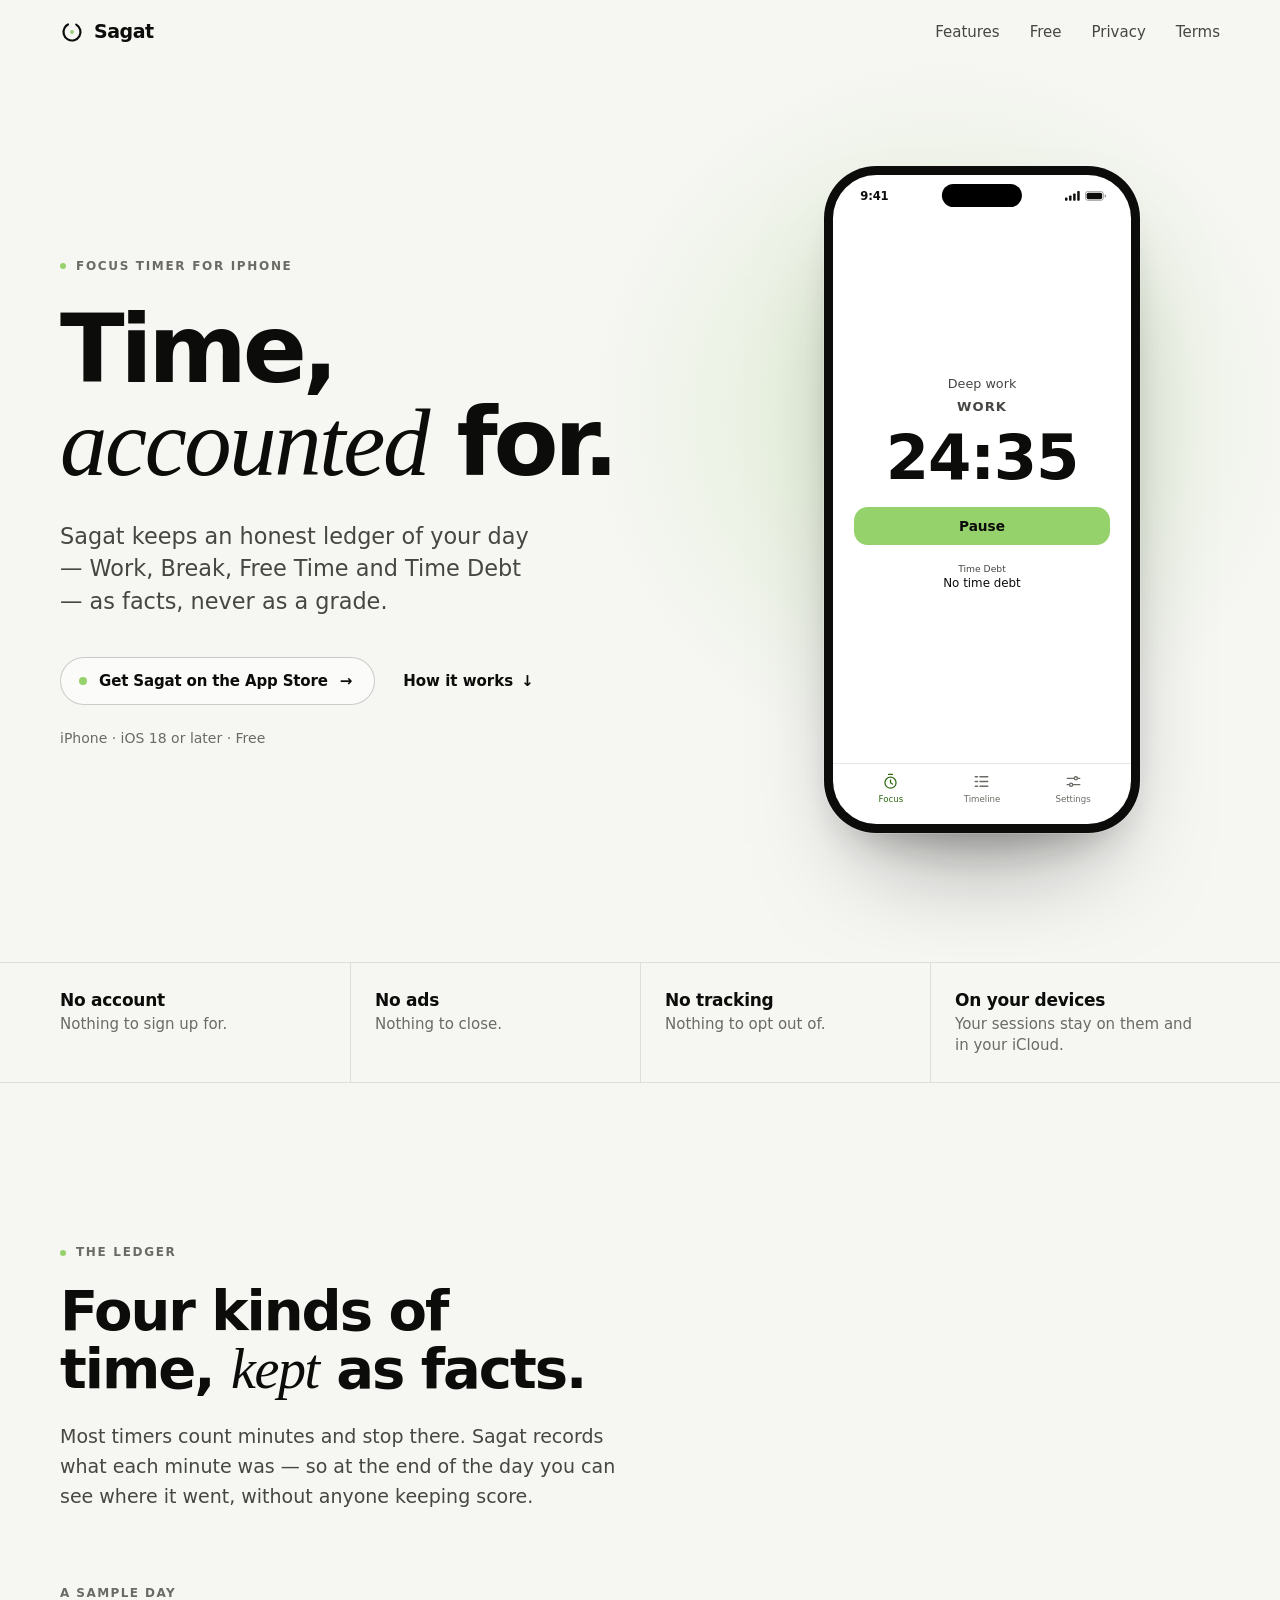
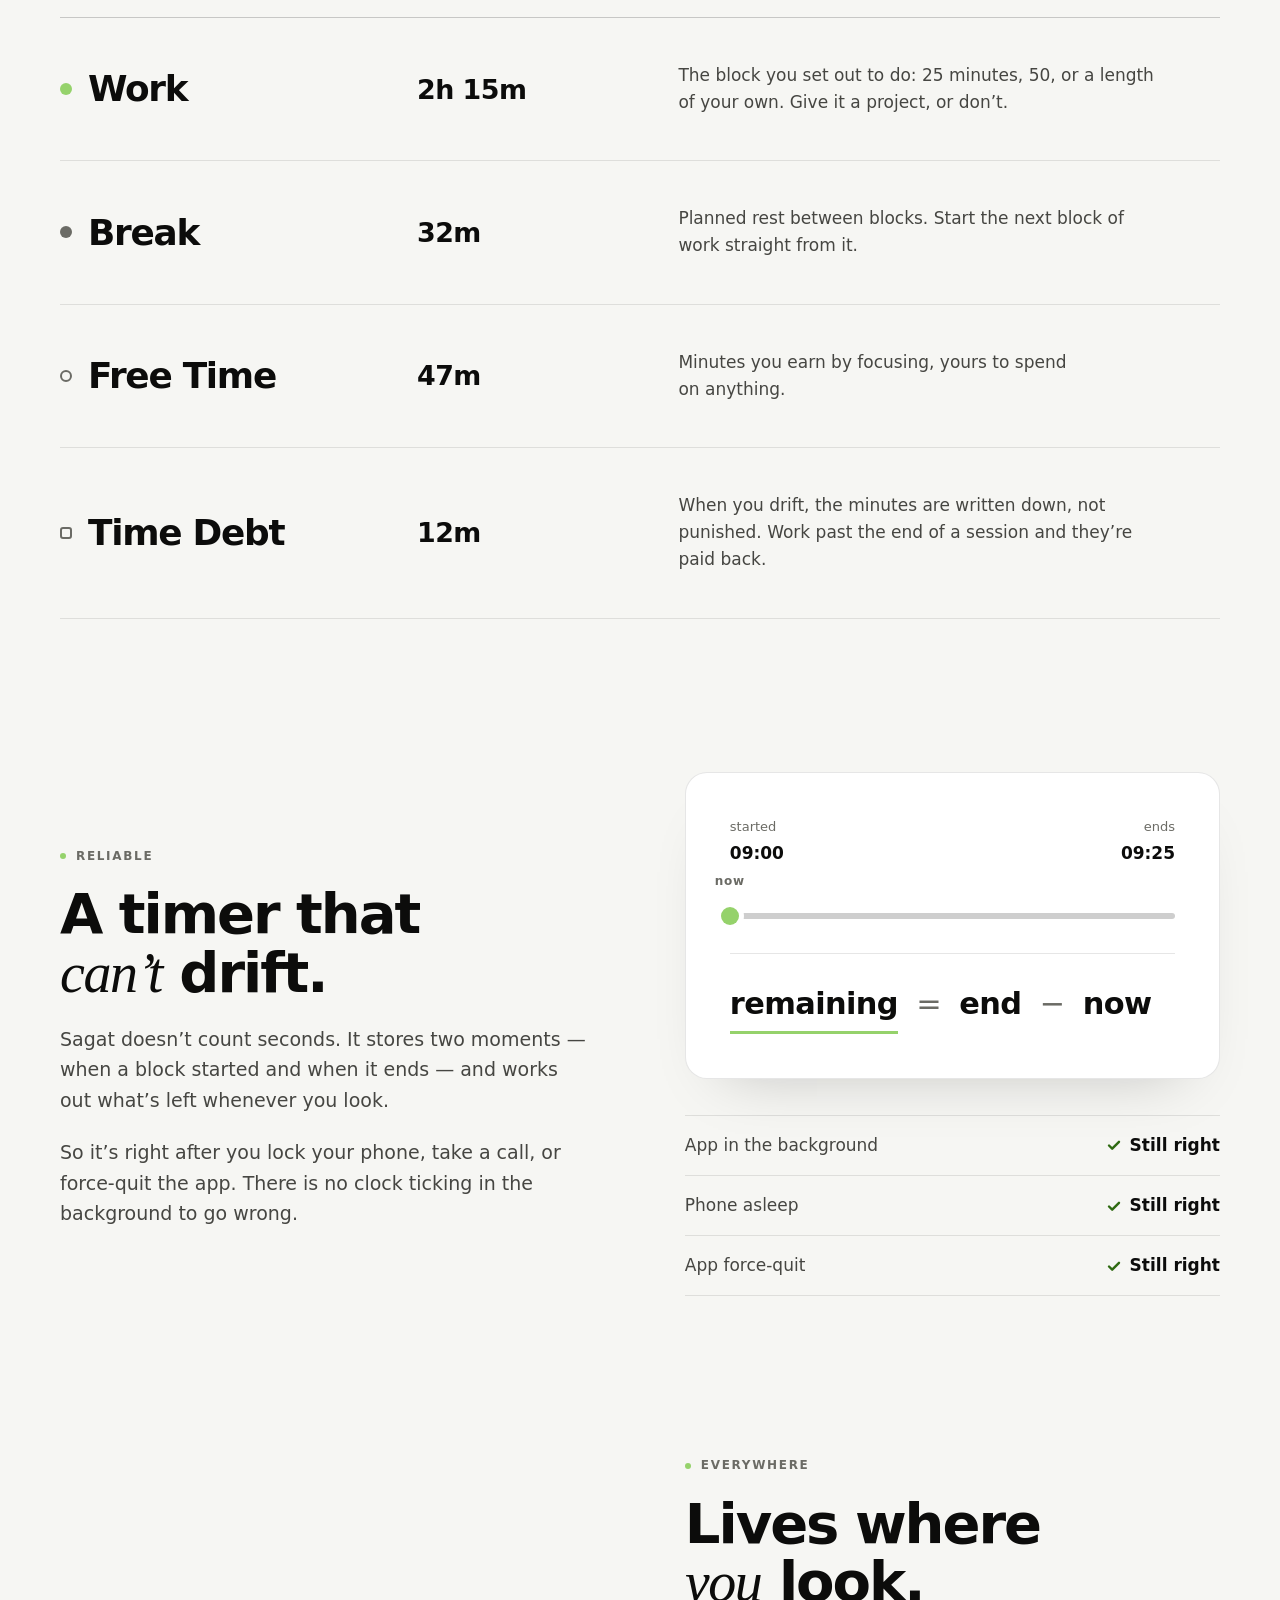
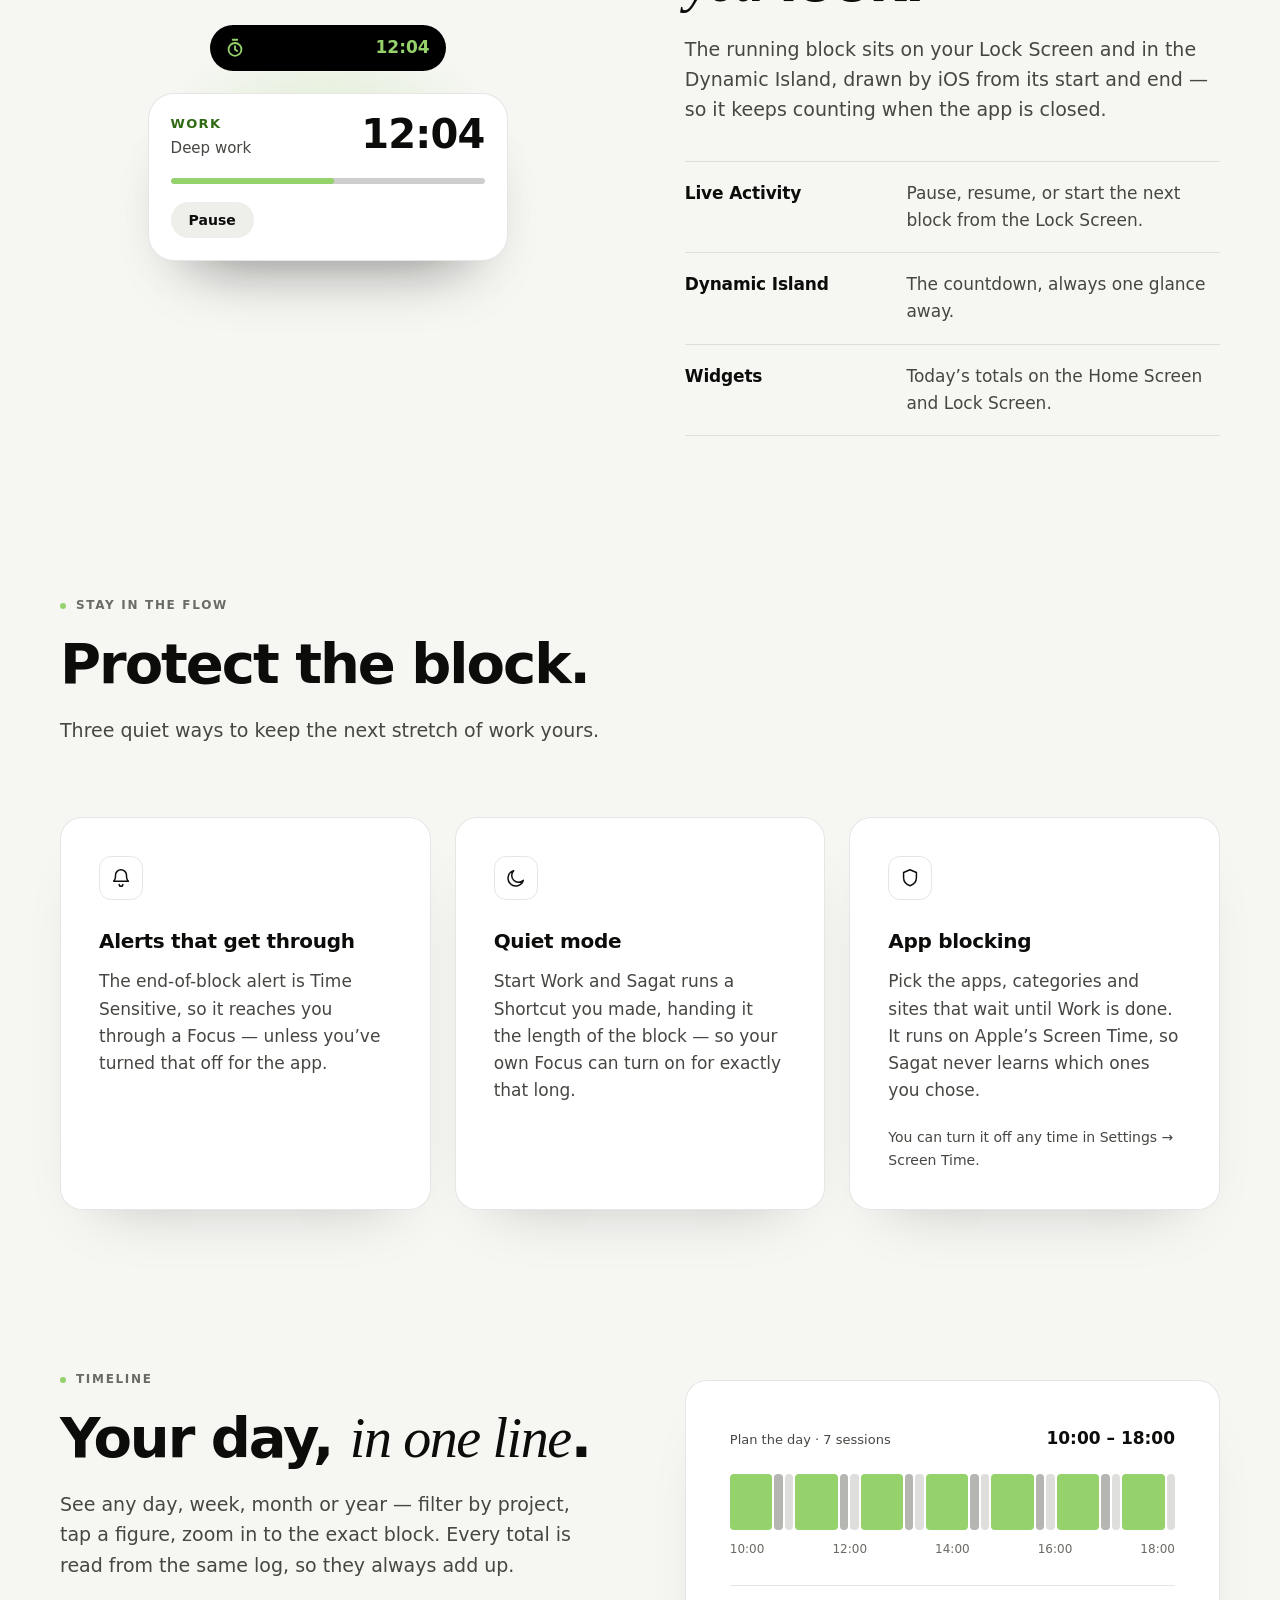
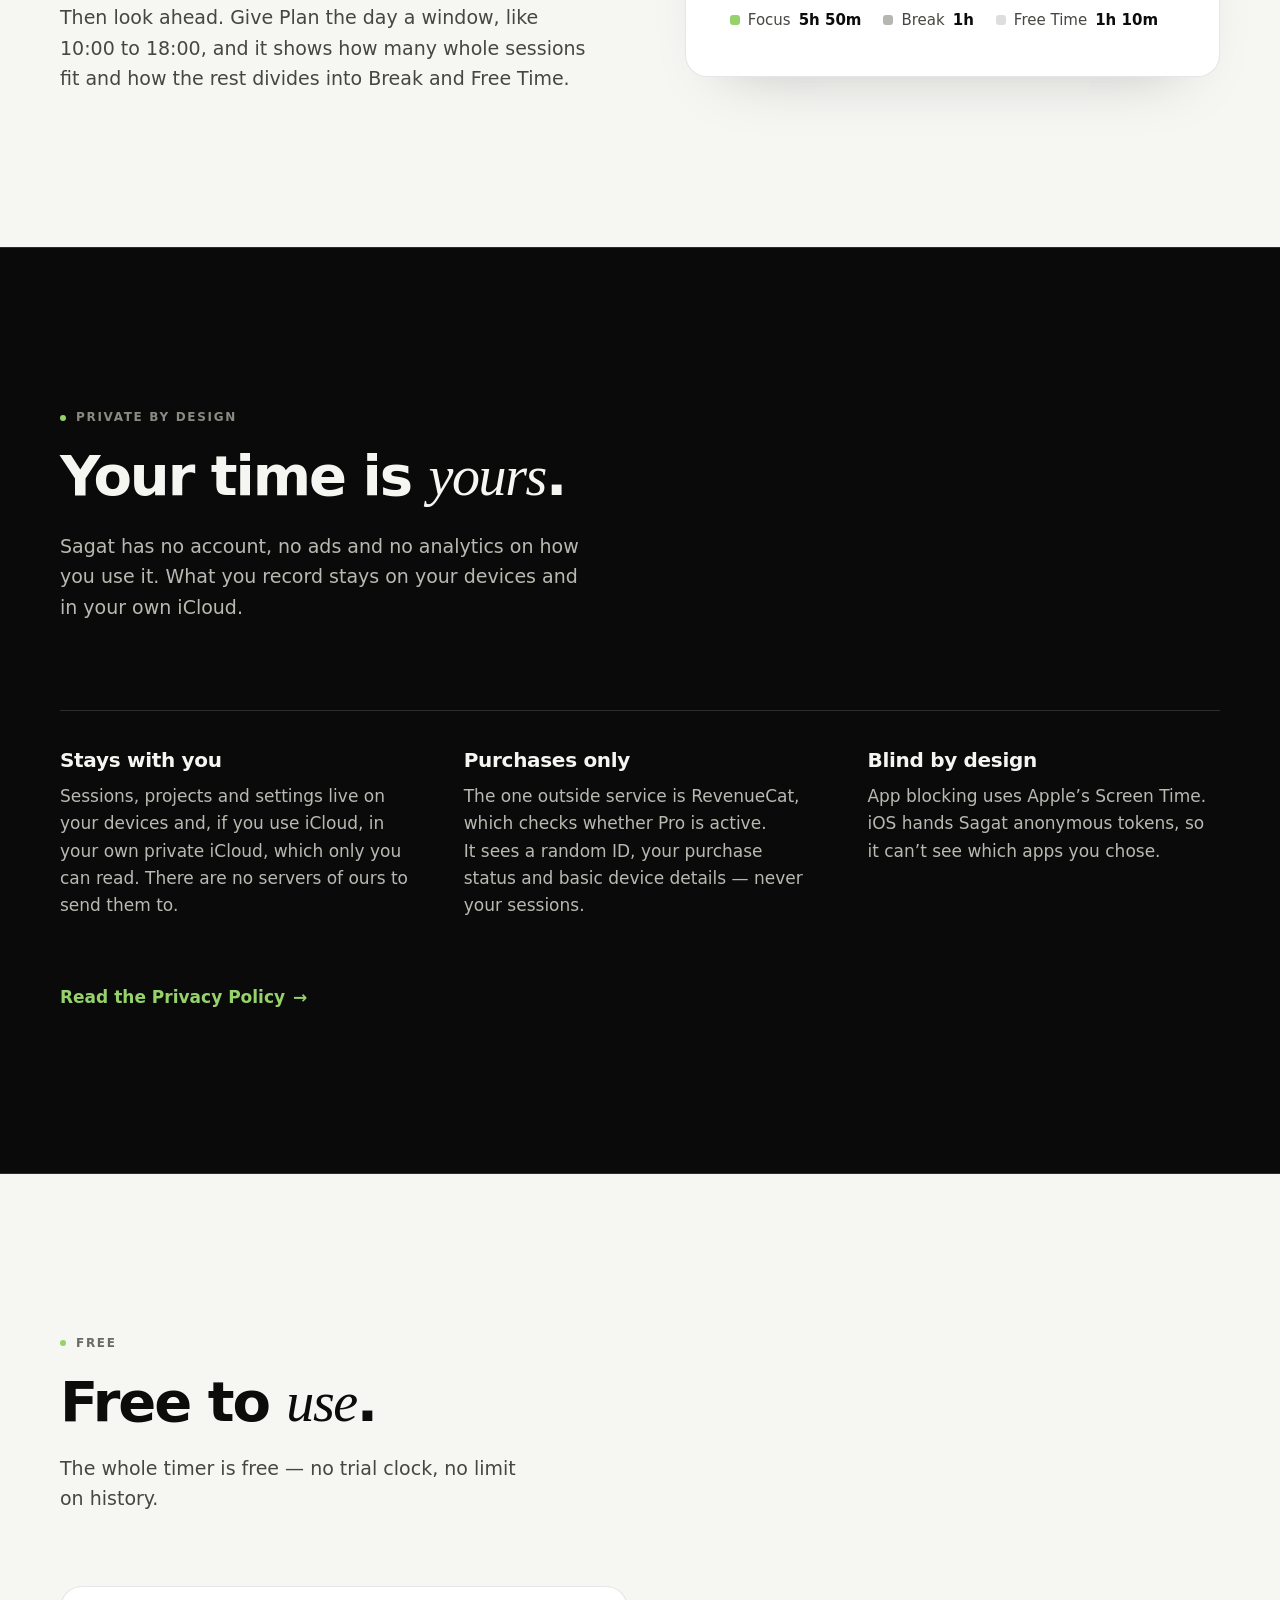
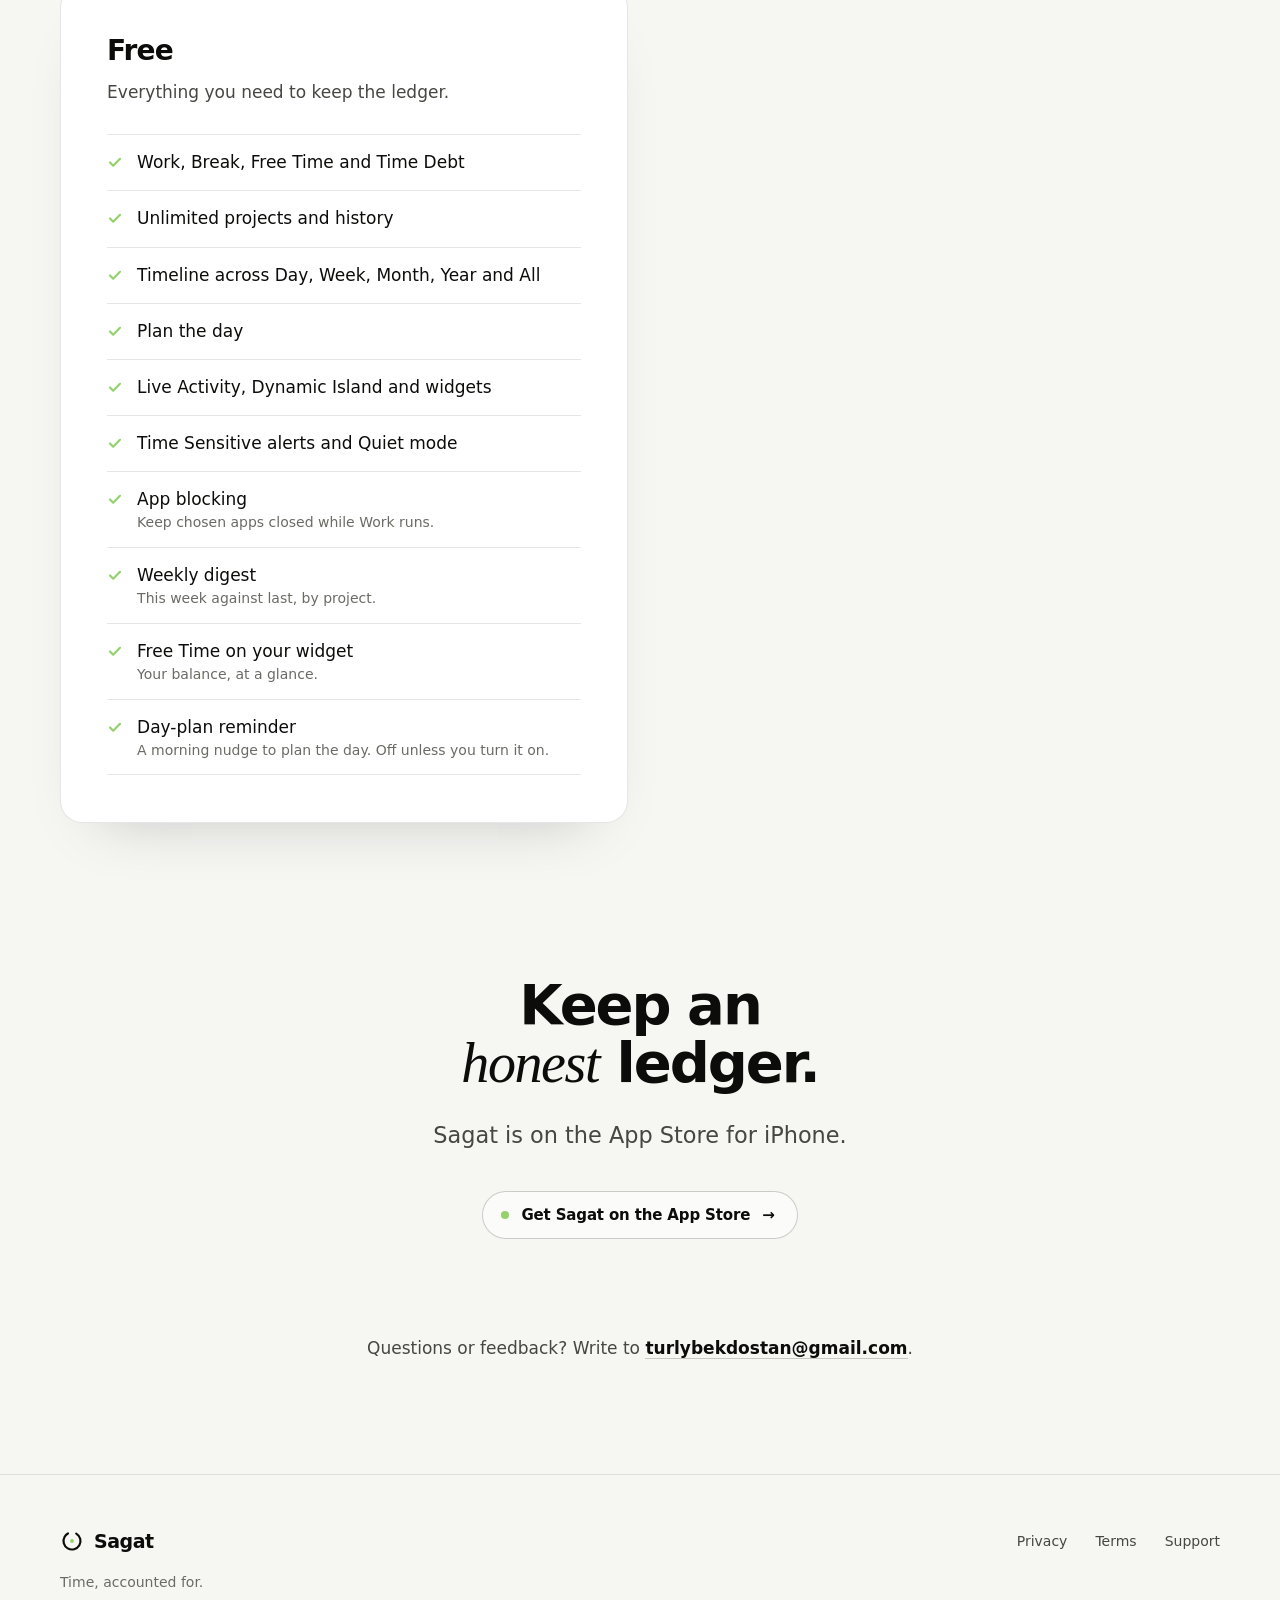
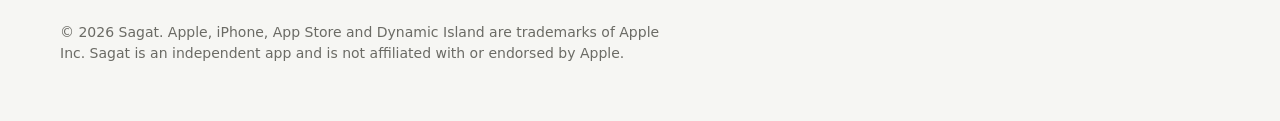
<file: index.html>
<!doctype html>
<html lang="en">
<head>
  <meta charset="utf-8">
  <meta name="viewport" content="width=device-width, initial-scale=1, viewport-fit=cover">
  <meta name="color-scheme" content="light dark">
  <meta name="format-detection" content="telephone=no">
  <title>Sagat — Time, accounted for</title>
  <meta name="description" content="Sagat is a focus timer for iPhone that keeps an honest ledger of your day — Work, Break, Free Time and Time Debt — as facts, never as a grade. No account. No ads. Your sessions stay on your devices and in your own iCloud.">
  <meta name="theme-color" content="#f6f6f3" media="(prefers-color-scheme: light)">
  <meta name="theme-color" content="#0a0a0a" media="(prefers-color-scheme: dark)">
  <meta property="og:type" content="website">
  <meta property="og:title" content="Sagat — Time, accounted for">
  <meta property="og:description" content="A focus timer for iPhone that keeps an honest ledger of your day. No account. No ads. Your sessions stay on your devices and in your own iCloud.">
  <meta name="twitter:card" content="summary">
  <link rel="icon" href="assets/img/favicon.svg" type="image/svg+xml">
  <link rel="apple-touch-icon" href="assets/img/apple-touch-icon.png">
  <link rel="stylesheet" href="assets/css/styles.css">
  <script>document.documentElement.classList.add('js');</script>
  <script src="assets/js/main.js" defer></script>
</head>
<body>
  <a class="skip" href="#main">Skip to content</a>

  <header class="site-header" data-header>
    <div class="container nav">
      <a class="brand" href="./" aria-label="Sagat — home">
        <svg class="brand__mark" viewBox="0 0 24 24" aria-hidden="true">
          <circle cx="12" cy="12" r="8.5" fill="none" stroke="currentColor" stroke-width="2.2" stroke-linecap="round" stroke-dasharray="44.5 8.9" transform="rotate(-60 12 12)"/>
          <circle class="dot" cx="12" cy="12" r="1.9"/>
        </svg>
        <span>Sagat</span>
      </a>
      <nav class="nav__links" aria-label="Primary">
        <a class="hide-xs" href="#ledger">Features</a>
        <a href="#pro">Free</a>
        <a href="privacy.html">Privacy</a>
        <a href="terms.html">Terms</a>
      </nav>
    </div>
  </header>

  <main id="main">

    <section class="hero">
      <div class="container hero__grid">
        <div class="hero__copy">
          <p class="eyebrow">Focus timer for iPhone</p>
          <h1>
            <span class="w" style="--i:0">Time,</span>
            <span class="w serif" style="--i:1">accounted</span>
            <span class="w" style="--i:2">for.</span>
          </h1>
          <p class="lede">Sagat keeps an honest ledger of your day — Work, Break, Free Time and Time Debt — as facts, never as a grade.</p>
          <div class="hero__cta">
            <a class="badge" href="https://apps.apple.com/app/id6814169834" rel="noopener"><span class="badge__dot" aria-hidden="true"></span>Get Sagat on the App Store <span class="badge__arrow" aria-hidden="true">→</span></a>
            <a class="link-arrow" href="#ledger">How it works <span aria-hidden="true">↓</span></a>
          </div>
          <p class="hero__note">iPhone · iOS 18 or later · Free</p>
        </div>

        <div class="hero__visual">
          <div class="phone" role="img" aria-label="Illustration of Sagat’s Focus screen: a Work timer counting down, with a Pause button.">
            <div class="phone__screen">
              <span class="phone__island"></span>
              <div class="phone__status">
                <span>9:41</span>
                <span class="phone__sys">
                  <svg viewBox="0 0 18 12"><rect x="0" y="8" width="3" height="4" rx="1"/><rect x="5" y="5.5" width="3" height="6.5" rx="1"/><rect x="10" y="3" width="3" height="9" rx="1"/><rect x="15" y="0" width="3" height="12" rx="1"/></svg>
                  <svg viewBox="0 0 27 12"><rect x=".5" y=".5" width="22" height="11" rx="3.2" fill="none" stroke="currentColor" opacity=".45"/><rect x="2" y="2" width="19" height="8" rx="2"/><path d="M24.2 4v4c.8-.3 1.5-1.1 1.5-2s-.7-1.7-1.5-2Z" opacity=".5"/></svg>
                </span>
              </div>
              <div class="focus">
                <p class="focus__project">Deep work</p>
                <p class="focus__state">WORK</p>
                <p class="focus__time" data-demo-timer>24:37</p>
                <div class="focus__btn">Pause</div>
                <div class="focus__debt"><small>Time Debt</small><span>No time debt</span></div>
              </div>
              <div class="tabbar">
                <div class="is-active">
                  <svg viewBox="0 0 24 24"><circle cx="12" cy="13.5" r="7"/><path d="M12 10v3.6l2.4 1.6M9.5 3h5"/></svg>
                  <span>Focus</span>
                </div>
                <div>
                  <svg viewBox="0 0 24 24"><path d="M4 6h3M10 6h10M4 12h3M10 12h10M4 18h3M10 18h10"/></svg>
                  <span>Timeline</span>
                </div>
                <div>
                  <svg viewBox="0 0 24 24"><path d="M4 8h9M17 8h3M4 16h3M11 16h9"/><circle cx="15" cy="8" r="2"/><circle cx="9" cy="16" r="2"/></svg>
                  <span>Settings</span>
                </div>
              </div>
            </div>
          </div>
        </div>
      </div>
    </section>

    <div class="strip">
      <div class="container">
        <ul class="strip__list">
          <li class="strip__item"><strong>No account</strong>Nothing to sign up for.</li>
          <li class="strip__item"><strong>No ads</strong>Nothing to close.</li>
          <li class="strip__item"><strong>No tracking</strong>Nothing to opt out of.</li>
          <li class="strip__item"><strong>On your devices</strong>Your sessions stay on them and in your iCloud.</li>
        </ul>
      </div>
    </div>

    <section class="section" id="ledger">
      <div class="container">
        <div class="section__head" data-reveal>
          <p class="eyebrow">The ledger</p>
          <h2>Four kinds of time, <span class="serif">kept</span> as facts.</h2>
          <p>Most timers count minutes and stop there. Sagat records what each minute was — so at the end of the day you can see where it went, without anyone keeping score.</p>
        </div>

        <div data-reveal>
          <div class="ledger__caption"><span>A sample day</span></div>
          <ul class="ledger">
            <li class="ledger__row">
              <h3 class="ledger__name"><span class="ledger__mark ledger__mark--work" aria-hidden="true"></span>Work</h3>
              <p class="ledger__fig">2h 15m</p>
              <p class="ledger__desc">The block you set out to do: 25 minutes, 50, or a length of your own. Give it a project, or don’t.</p>
            </li>
            <li class="ledger__row">
              <h3 class="ledger__name"><span class="ledger__mark" aria-hidden="true"></span>Break</h3>
              <p class="ledger__fig">32m</p>
              <p class="ledger__desc">Planned rest between blocks. Start the next block of work straight from it.</p>
            </li>
            <li class="ledger__row">
              <h3 class="ledger__name"><span class="ledger__mark ledger__mark--free" aria-hidden="true"></span>Free Time</h3>
              <p class="ledger__fig">47m</p>
              <p class="ledger__desc">Minutes you earn by focusing, yours to spend on anything.</p>
            </li>
            <li class="ledger__row">
              <h3 class="ledger__name"><span class="ledger__mark ledger__mark--debt" aria-hidden="true"></span>Time Debt</h3>
              <p class="ledger__fig">12m</p>
              <p class="ledger__desc">When you drift, the minutes are written down, not punished. Work past the end of a session and they’re paid back.</p>
            </li>
          </ul>
        </div>
      </div>
    </section>

    <section class="section" id="drift" style="padding-top:0">
      <div class="container split">
        <div class="split__copy" data-reveal>
          <p class="eyebrow">Reliable</p>
          <h2>A timer that <span class="serif">can’t</span> drift.</h2>
          <p>Sagat doesn’t count seconds. It stores two moments — when a block started and when it ends — and works out what’s left whenever you look.</p>
          <p>So it’s right after you lock your phone, take a call, or force-quit the app. There is no clock ticking in the background to go wrong.</p>
        </div>

        <div data-reveal style="--d:120ms">
          <div class="card">
            <div class="span__label">
              <div>started<b>09:00</b></div>
              <div>ends<b>09:25</b></div>
            </div>
            <div class="span__track" aria-hidden="true">
              <span class="span__fill"></span>
              <span class="span__now"></span>
            </div>
            <p class="span__eq" aria-label="remaining equals end minus now">
              <span class="result">remaining</span><span class="op">=</span><span>end</span><span class="op">−</span><span>now</span>
            </p>
          </div>
          <ul class="checks">
            <li><span>App in the background</span><span><svg viewBox="0 0 16 16" aria-hidden="true"><path d="M3 8.5l3.2 3.2L13 4.8"/></svg>Still right</span></li>
            <li><span>Phone asleep</span><span><svg viewBox="0 0 16 16" aria-hidden="true"><path d="M3 8.5l3.2 3.2L13 4.8"/></svg>Still right</span></li>
            <li><span>App force-quit</span><span><svg viewBox="0 0 16 16" aria-hidden="true"><path d="M3 8.5l3.2 3.2L13 4.8"/></svg>Still right</span></li>
          </ul>
        </div>
      </div>
    </section>

    <section class="section" id="everywhere" style="padding-top:0">
      <div class="container split split--flip">
        <div class="split__copy" data-reveal style="--d:120ms">
          <p class="eyebrow">Everywhere</p>
          <h2>Lives where <span class="serif">you</span> look.</h2>
          <p>The running block sits on your Lock Screen and in the Dynamic Island, drawn by iOS from its start and end — so it keeps counting when the app is closed.</p>
          <ul class="facts">
            <li><strong>Live Activity</strong><span>Pause, resume, or start the next block from the Lock Screen.</span></li>
            <li><strong>Dynamic Island</strong><span>The countdown, always one glance away.</span></li>
            <li><strong>Widgets</strong><span>Today’s totals on the Home Screen and Lock Screen.</span></li>
          </ul>
        </div>
        <div class="stack" data-reveal aria-hidden="true">
          <div class="island">
            <svg class="island__glyph" viewBox="0 0 24 24"><circle cx="12" cy="13.5" r="7"/><path d="M12 10v3.6l2.4 1.6M9.5 3h5"/></svg>
            <span class="island__time">12:04</span>
          </div>
          <div class="activity">
            <div class="activity__top">
              <div>
                <span class="activity__kind">WORK</span>
                <span class="activity__project">Deep work</span>
              </div>
              <span class="activity__time">12:04</span>
            </div>
            <div class="activity__bar"></div>
            <div class="activity__actions"><span class="activity__btn">Pause</span></div>
          </div>
        </div>

      </div>
    </section>

    <section class="section" id="flow" style="padding-top:0">
      <div class="container">
        <div class="section__head" data-reveal>
          <p class="eyebrow">Stay in the flow</p>
          <h2>Protect the block.</h2>
          <p>Three quiet ways to keep the next stretch of work yours.</p>
        </div>

        <div class="features">
          <article class="feature" data-reveal>
            <div class="feature__icon"><svg viewBox="0 0 24 24" aria-hidden="true"><path d="M6 9a6 6 0 1 1 12 0c0 5 2 6.5 2 6.5H4S6 14 6 9Z"/><path d="M10 19a2 2 0 0 0 4 0"/></svg></div>
            <h3>Alerts that get through</h3>
            <p>The end-of-block alert is Time Sensitive, so it reaches you through a Focus — unless you’ve turned that off for the app.</p>
          </article>
          <article class="feature" data-reveal style="--d:100ms">
            <div class="feature__icon"><svg viewBox="0 0 24 24" aria-hidden="true"><path d="M20 14.5A8.5 8.5 0 1 1 9.5 4a6.5 6.5 0 0 0 10.5 10.5Z"/></svg></div>
            <h3>Quiet mode</h3>
            <p>Start Work and Sagat runs a Shortcut you made, handing it the length of the block — so your own Focus can turn on for exactly that long.</p>
          </article>
          <article class="feature" data-reveal style="--d:200ms">
            <div class="feature__icon"><svg viewBox="0 0 24 24" aria-hidden="true"><path d="M12 3 5 6v5.5c0 4.2 2.9 7.6 7 9 4.1-1.4 7-4.8 7-9V6l-7-3Z"/></svg></div>
            <h3>App blocking</h3>
            <p>Pick the apps, categories and sites that wait until Work is done. It runs on Apple’s Screen Time, so Sagat never learns which ones you chose.</p>
            <p class="feature__more">You can turn it off any time in Settings → Screen Time.</p>
          </article>
        </div>
      </div>
    </section>

    <section class="section" id="day" style="padding-top:0">
      <div class="container split">
        <div class="split__copy" data-reveal>
          <p class="eyebrow">Timeline</p>
          <h2>Your day, <span class="serif">in one line</span>.</h2>
          <p>See any day, week, month or year — filter by project, tap a figure, zoom in to the exact block. Every total is read from the same log, so they always add up.</p>
          <p>Then look ahead. Give Plan the day a window, like 10:00 to 18:00, and it shows how many whole sessions fit and how the rest divides into Break and Free Time.</p>
        </div>

        <div class="card" data-reveal style="--d:120ms" role="img" aria-label="Plan the day, 10:00 to 18:00: seven sessions — 5 hours 50 minutes of focus, 1 hour of break and 1 hour 10 minutes of Free Time.">
          <div class="plan__title"><span>Plan the day · 7 sessions</span><b>10:00 – 18:00</b></div>
          <div class="plan__bar" aria-hidden="true">
            <i style="--m:50"></i><i class="b" style="--m:10"></i><i class="f" style="--m:10"></i>
            <i style="--m:50"></i><i class="b" style="--m:10"></i><i class="f" style="--m:10"></i>
            <i style="--m:50"></i><i class="b" style="--m:10"></i><i class="f" style="--m:10"></i>
            <i style="--m:50"></i><i class="b" style="--m:10"></i><i class="f" style="--m:10"></i>
            <i style="--m:50"></i><i class="b" style="--m:10"></i><i class="f" style="--m:10"></i>
            <i style="--m:50"></i><i class="b" style="--m:10"></i><i class="f" style="--m:10"></i>
            <i style="--m:50"></i><i class="f" style="--m:10"></i>
          </div>
          <div class="plan__scale" aria-hidden="true"><span>10:00</span><span>12:00</span><span>14:00</span><span>16:00</span><span>18:00</span></div>
          <div class="plan__legend">
            <span><i></i>Focus <b>5h 50m</b></span>
            <span><i class="b"></i>Break <b>1h</b></span>
            <span><i class="f"></i>Free Time <b>1h 10m</b></span>
          </div>
        </div>
      </div>
    </section>

    <section class="section night" id="private">
      <div class="container">
        <div data-reveal>
          <p class="eyebrow">Private by design</p>
          <h2 style="margin-top:18px">Your time is <span class="serif">yours</span>.</h2>
          <p class="night__lede">Sagat has no account, no ads and no analytics on how you use it. What you record stays on your devices and in your own iCloud.</p>
        </div>
        <div class="night__grid" data-reveal style="--d:100ms">
          <div>
            <h3>Stays with you</h3>
            <p>Sessions, projects and settings live on your devices and, if you use iCloud, in your own private iCloud, which only you can read. There are no servers of ours to send them to.</p>
          </div>
          <div>
            <h3>Purchases only</h3>
            <p>The one outside service is RevenueCat, which checks whether Pro is active. It sees a random ID, your purchase status and basic device details — never your sessions.</p>
          </div>
          <div>
            <h3>Blind by design</h3>
            <p>App blocking uses Apple’s Screen Time. iOS hands Sagat anonymous tokens, so it can’t see which apps you chose.</p>
          </div>
        </div>
        <a class="night__link" href="privacy.html">Read the Privacy Policy <span aria-hidden="true">→</span></a>
      </div>
    </section>

    <section class="section" id="pro">
      <div class="container">
        <div class="section__head" data-reveal>
          <p class="eyebrow">Free</p>
          <h2>Free to <span class="serif">use</span>.</h2>
          <p>The whole timer is free — no trial clock, no limit on history.</p>
        </div>

        <div class="tiers">
          <article class="tier" data-reveal>
            <h3 class="tier__name">Free</h3>
            <p class="tier__lead">Everything you need to keep the ledger.</p>
            <ul class="tier__list">
              <li>Work, Break, Free Time and Time Debt</li>
              <li>Unlimited projects and history</li>
              <li>Timeline across Day, Week, Month, Year and All</li>
              <li>Plan the day</li>
              <li>Live Activity, Dynamic Island and widgets</li>
              <li>Time Sensitive alerts and Quiet mode</li>
              <li><span>App blocking<small>Keep chosen apps closed while Work runs.</small></span></li>
              <li><span>Weekly digest<small>This week against last, by project.</small></span></li>
              <li><span>Free Time on your widget<small>Your balance, at a glance.</small></span></li>
              <li><span>Day-plan reminder<small>A morning nudge to plan the day. Off unless you turn it on.</small></span></li>
            </ul>
          </article>
        </div>
      </div>
    </section>

    <section class="section closing" style="padding-top:0">
      <div class="container" data-reveal>
        <h2>Keep an <span class="serif">honest</span> ledger.</h2>
        <p class="lede">Sagat is on the App Store for iPhone.</p>
        <a class="badge" href="https://apps.apple.com/app/id6814169834" rel="noopener"><span class="badge__dot" aria-hidden="true"></span>Get Sagat on the App Store <span class="badge__arrow" aria-hidden="true">→</span></a>
      </div>
    </section>

    <p class="support container" id="support">Questions or feedback? Write to <a href="mailto:turlybekdostan@gmail.com">turlybekdostan@gmail.com</a>.</p>

  </main>

  <footer class="site-footer">
    <div class="container">
      <div class="footer__grid">
        <div class="footer__brand">
          <a class="brand" href="./" aria-label="Sagat — home">
            <svg class="brand__mark" viewBox="0 0 24 24" aria-hidden="true">
              <circle cx="12" cy="12" r="8.5" fill="none" stroke="currentColor" stroke-width="2.2" stroke-linecap="round" stroke-dasharray="44.5 8.9" transform="rotate(-60 12 12)"/>
              <circle class="dot" cx="12" cy="12" r="1.9"/>
            </svg>
            <span>Sagat</span>
          </a>
          <span>Time, accounted for.</span>
        </div>
        <nav class="footer__links" aria-label="Footer">
          <a href="privacy.html">Privacy</a>
          <a href="terms.html">Terms</a>
          <a href="#support">Support</a>
        </nav>
      </div>
      <p class="footer__legal">© 2026 Sagat. Apple, iPhone, App Store and Dynamic Island are trademarks of Apple Inc. Sagat is an independent app and is not affiliated with or endorsed by Apple.</p>
    </div>
  </footer>
</body>
</html>
</file>
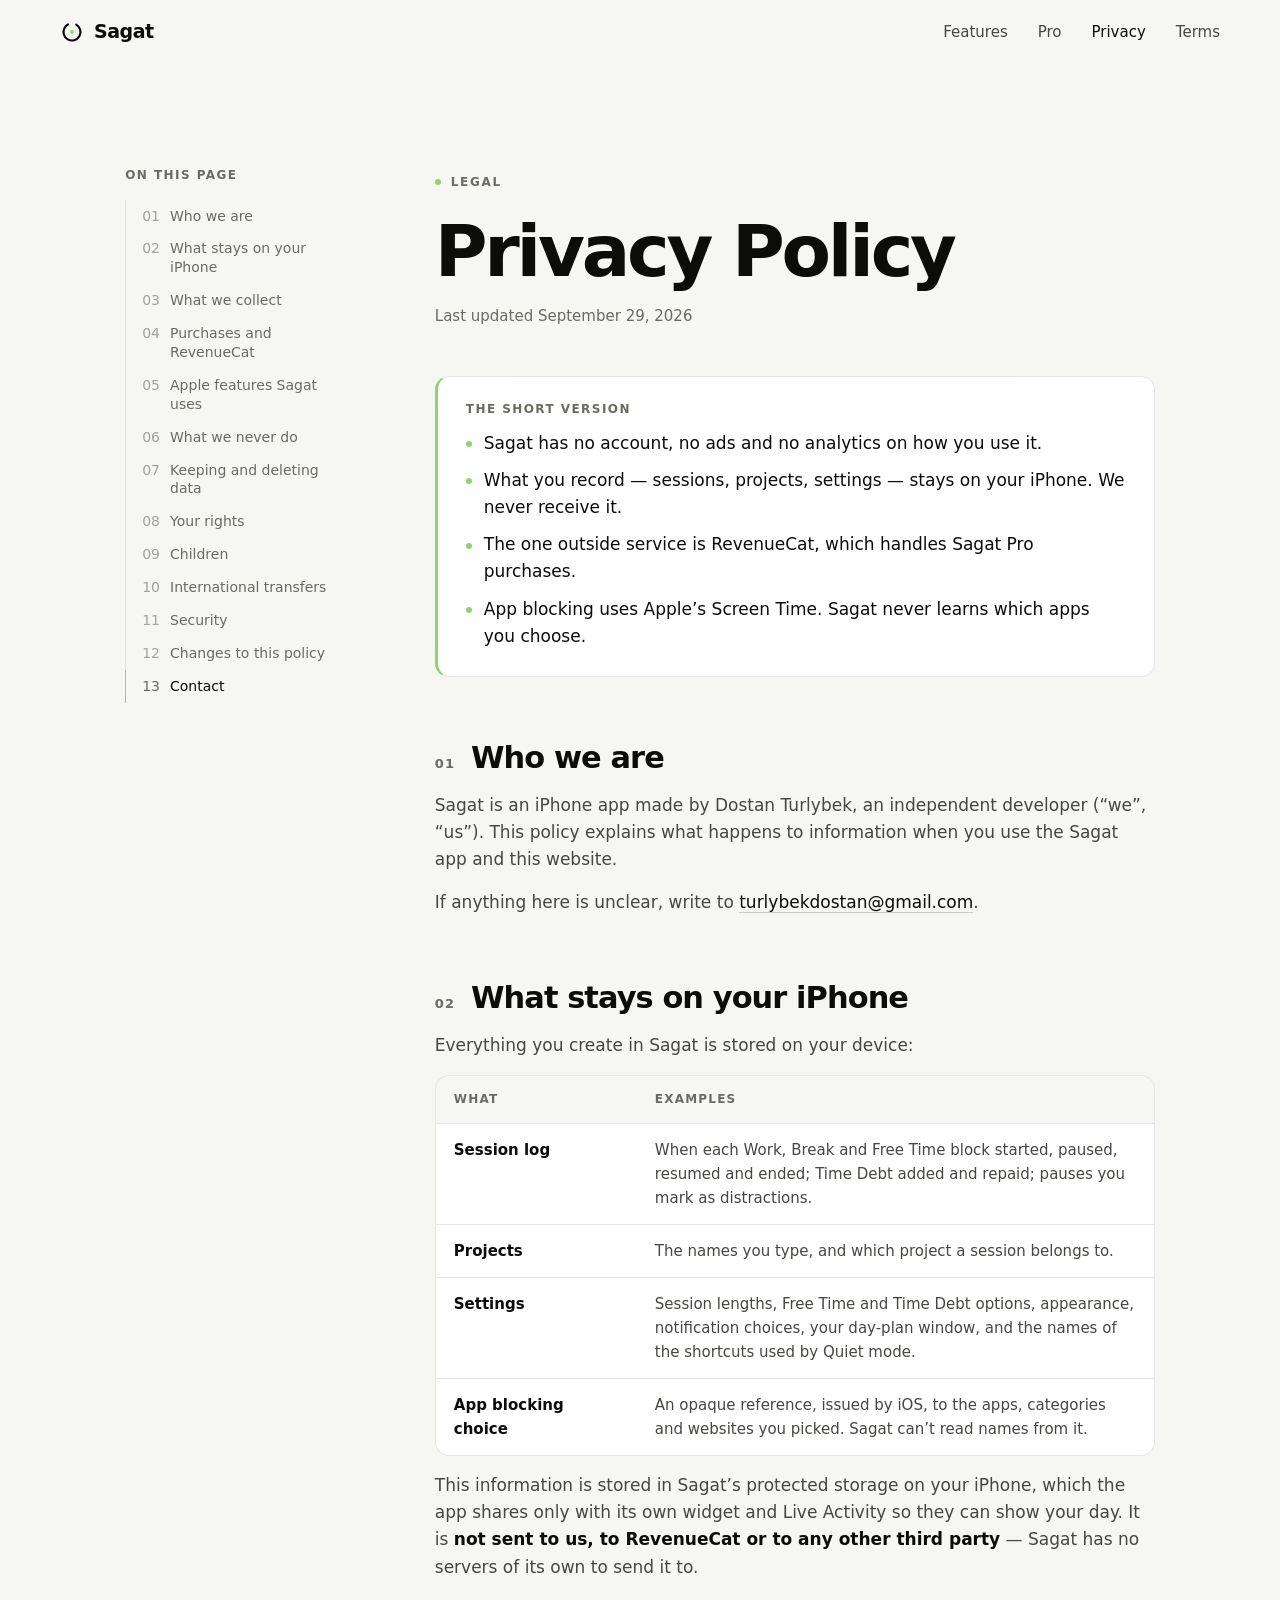
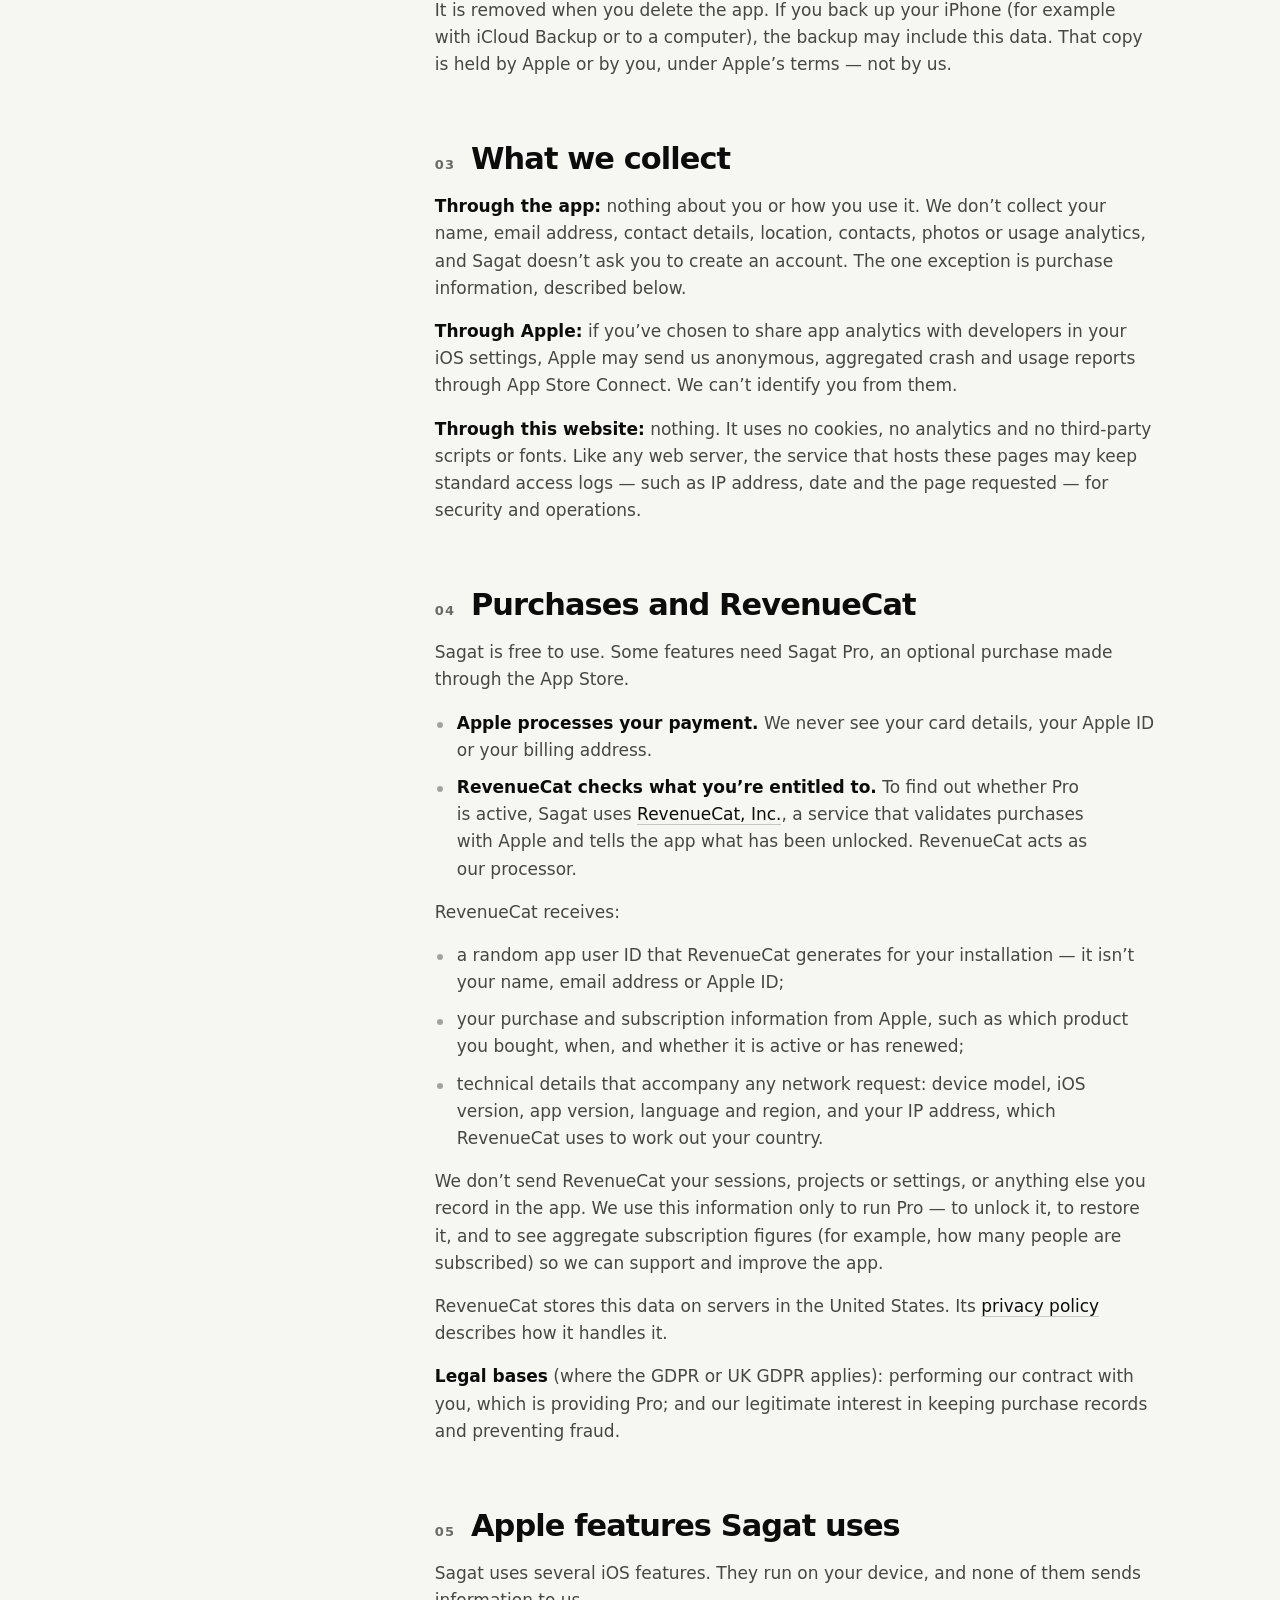
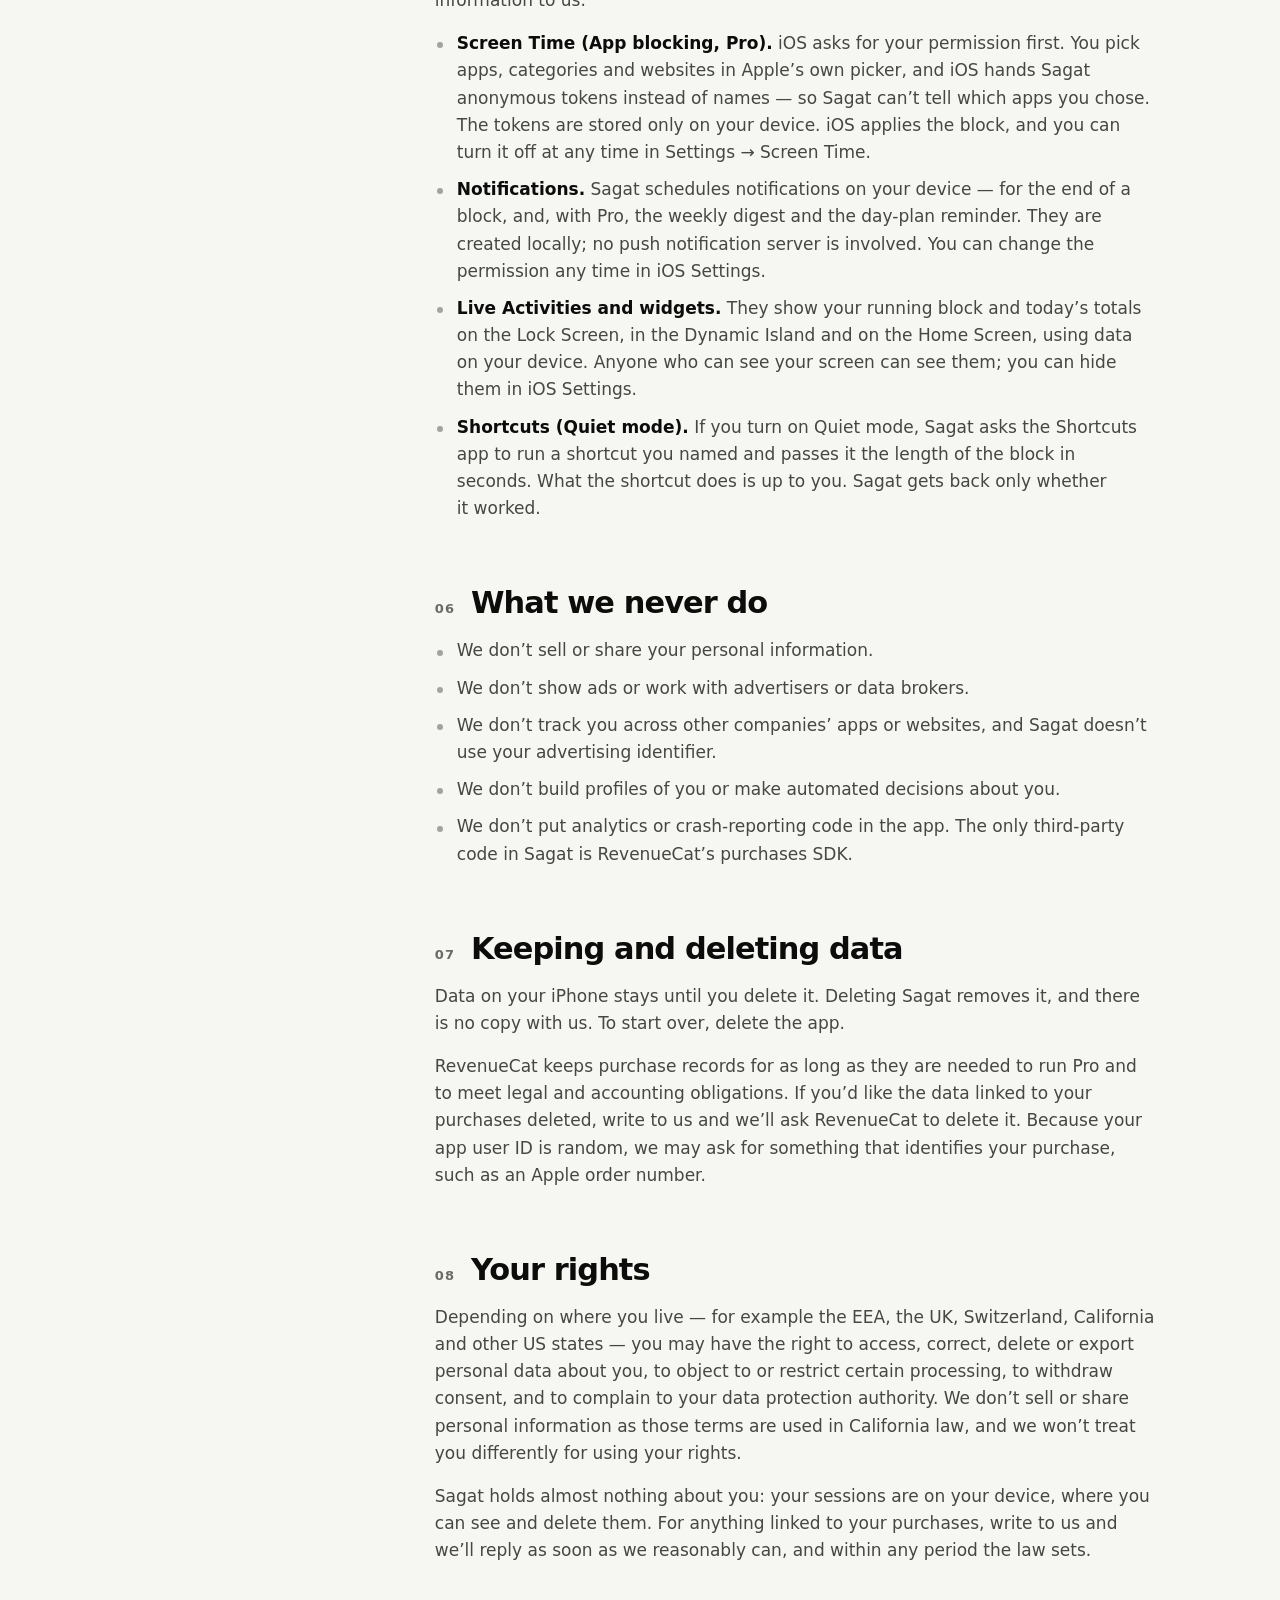
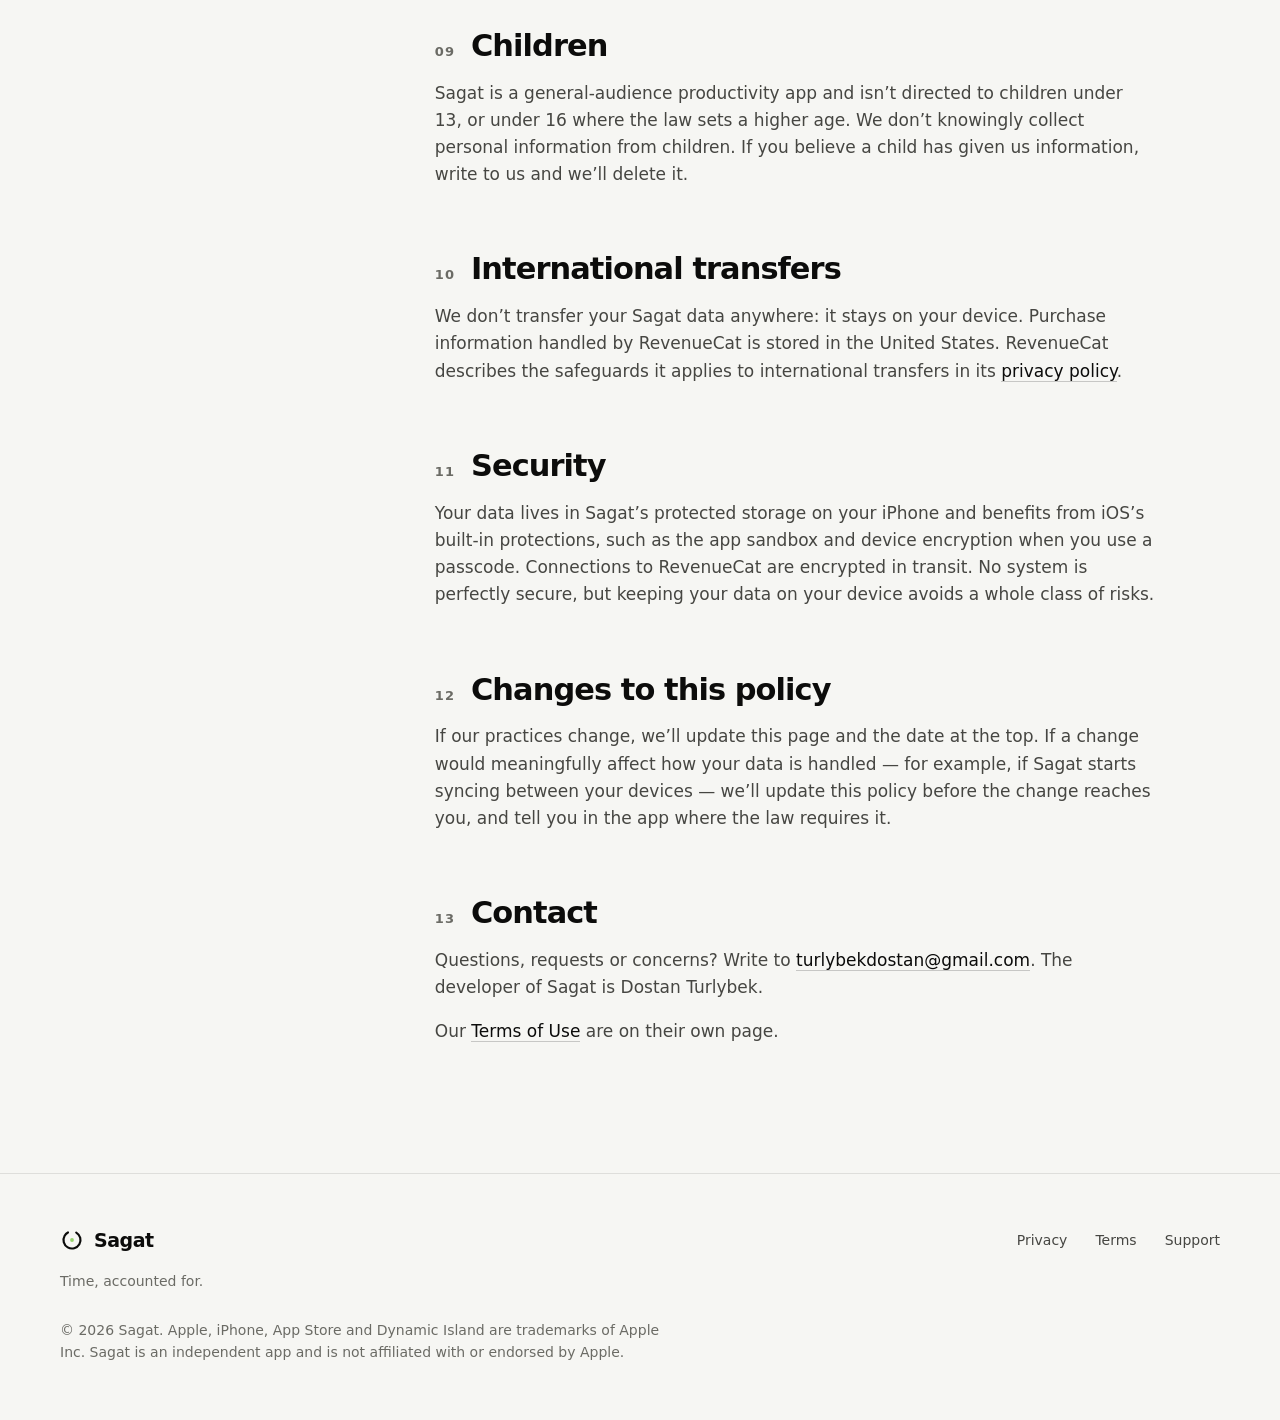
<file: privacy.html>
<!doctype html>
<html lang="en">
<head>
  <meta charset="utf-8">
  <meta name="viewport" content="width=device-width, initial-scale=1, viewport-fit=cover">
  <meta name="color-scheme" content="light dark">
  <meta name="format-detection" content="telephone=no">
  <title>Privacy Policy — Sagat</title>
  <meta name="description" content="Sagat has no account, no ads and no analytics on how you use it. What you record stays on your iPhone. Here is exactly what the app and this website do with information.">
  <meta name="theme-color" content="#f6f6f3" media="(prefers-color-scheme: light)">
  <meta name="theme-color" content="#0a0a0a" media="(prefers-color-scheme: dark)">
  <meta property="og:type" content="website">
  <meta property="og:title" content="Privacy Policy — Sagat">
  <meta property="og:description" content="Sagat has no account, no ads and no analytics on how you use it. What you record stays on your iPhone.">
  <link rel="icon" href="assets/img/favicon.svg" type="image/svg+xml">
  <link rel="apple-touch-icon" href="assets/img/apple-touch-icon.png">
  <link rel="stylesheet" href="assets/css/styles.css">
  <script>document.documentElement.classList.add('js');</script>
  <script src="assets/js/main.js" defer></script>
</head>
<body>
  <a class="skip" href="#main">Skip to content</a>

  <header class="site-header" data-header>
    <div class="container nav">
      <a class="brand" href="./" aria-label="Sagat — home">
        <svg class="brand__mark" viewBox="0 0 24 24" aria-hidden="true">
          <circle cx="12" cy="12" r="8.5" fill="none" stroke="currentColor" stroke-width="2.2" stroke-linecap="round" stroke-dasharray="44.5 8.9" transform="rotate(-60 12 12)"/>
          <circle class="dot" cx="12" cy="12" r="1.9"/>
        </svg>
        <span>Sagat</span>
      </a>
      <nav class="nav__links" aria-label="Primary">
        <a class="hide-xs" href="index.html#ledger">Features</a>
        <a href="index.html#pro">Pro</a>
        <a href="privacy.html" aria-current="page">Privacy</a>
        <a href="terms.html">Terms</a>
      </nav>
    </div>
  </header>

  <main id="main" class="legal">
    <div class="container legal__grid">

      <nav class="legal__toc" aria-label="On this page" data-toc>
        <p>On this page</p>
        <ol>
          <li><a href="#who">Who we are</a></li>
          <li><a href="#device">What stays on your iPhone</a></li>
          <li><a href="#collect">What we collect</a></li>
          <li><a href="#purchases">Purchases and RevenueCat</a></li>
          <li><a href="#apple">Apple features Sagat uses</a></li>
          <li><a href="#never">What we never do</a></li>
          <li><a href="#retention">Keeping and deleting data</a></li>
          <li><a href="#rights">Your rights</a></li>
          <li><a href="#children">Children</a></li>
          <li><a href="#transfers">International transfers</a></li>
          <li><a href="#security">Security</a></li>
          <li><a href="#changes">Changes to this policy</a></li>
          <li><a href="#contact">Contact</a></li>
        </ol>
      </nav>

      <article>
        <header class="legal__head">
          <p class="eyebrow">Legal</p>
          <h1>Privacy Policy</h1>
          <p class="legal__meta">Last updated September 29, 2026</p>

          <div class="callout">
            <h2>The short version</h2>
            <ul>
              <li>Sagat has no account, no ads and no analytics on how you use it.</li>
              <li>What you record — sessions, projects, settings — stays on your iPhone. We never receive it.</li>
              <li>The one outside service is RevenueCat, which handles Sagat Pro purchases.</li>
              <li>App blocking uses Apple’s Screen Time. Sagat never learns which apps you choose.</li>
            </ul>
          </div>
        </header>

        <div class="prose">

          <section id="who">
            <h2>Who we are</h2>
            <p>Sagat is an iPhone app made by Dostan Turlybek, an independent developer (“we”, “us”). This policy explains what happens to information when you use the Sagat app and this website.</p>
            <p>If anything here is unclear, write to <a href="mailto:turlybekdostan@gmail.com">turlybekdostan@gmail.com</a>.</p>
          </section>

          <section id="device">
            <h2>What stays on your iPhone</h2>
            <p>Everything you create in Sagat is stored on your device:</p>
            <div class="table-wrap">
              <table>
                <thead>
                  <tr><th scope="col">What</th><th scope="col">Examples</th></tr>
                </thead>
                <tbody>
                  <tr><td>Session log</td><td>When each Work, Break and Free Time block started, paused, resumed and ended; Time Debt added and repaid; pauses you mark as distractions.</td></tr>
                  <tr><td>Projects</td><td>The names you type, and which project a session belongs to.</td></tr>
                  <tr><td>Settings</td><td>Session lengths, Free Time and Time Debt options, appearance, notification choices, your day-plan window, and the names of the shortcuts used by Quiet mode.</td></tr>
                  <tr><td>App blocking choice</td><td>An opaque reference, issued by iOS, to the apps, categories and websites you picked. Sagat can’t read names from it.</td></tr>
                </tbody>
              </table>
            </div>
            <p>This information is stored in Sagat’s protected storage on your iPhone, which the app shares only with its own widget and Live Activity so they can show your day. It is <strong>not sent to us, to RevenueCat or to any other third party</strong> — Sagat has no servers of its own to send it to.</p>
            <p>It is removed when you delete the app. If you back up your iPhone (for example with iCloud Backup or to a computer), the backup may include this data. That copy is held by Apple or by you, under Apple’s terms — not by us.</p>
          </section>

          <section id="collect">
            <h2>What we collect</h2>
            <p><strong>Through the app:</strong> nothing about you or how you use it. We don’t collect your name, email address, contact details, location, contacts, photos or usage analytics, and Sagat doesn’t ask you to create an account. The one exception is purchase information, described below.</p>
            <p><strong>Through Apple:</strong> if you’ve chosen to share app analytics with developers in your iOS settings, Apple may send us anonymous, aggregated crash and usage reports through App Store Connect. We can’t identify you from them.</p>
            <p><strong>Through this website:</strong> nothing. It uses no cookies, no analytics and no third-party scripts or fonts. Like any web server, the service that hosts these pages may keep standard access logs — such as IP address, date and the page requested — for security and operations.</p>
          </section>

          <section id="purchases">
            <h2>Purchases and RevenueCat</h2>
            <p>Sagat is free to use. Some features need Sagat Pro, an optional purchase made through the App Store.</p>
            <ul>
              <li><strong>Apple processes your payment.</strong> We never see your card details, your Apple ID or your billing address.</li>
              <li><strong>RevenueCat checks what you’re entitled to.</strong> To find out whether Pro is active, Sagat uses <a href="https://www.revenuecat.com/privacy/">RevenueCat, Inc.</a>, a service that validates purchases with Apple and tells the app what has been unlocked. RevenueCat acts as our processor.</li>
            </ul>
            <p>RevenueCat receives:</p>
            <ul>
              <li>a random app user ID that RevenueCat generates for your installation — it isn’t your name, email address or Apple ID;</li>
              <li>your purchase and subscription information from Apple, such as which product you bought, when, and whether it is active or has renewed;</li>
              <li>technical details that accompany any network request: device model, iOS version, app version, language and region, and your IP address, which RevenueCat uses to work out your country.</li>
            </ul>
            <p>We don’t send RevenueCat your sessions, projects or settings, or anything else you record in the app. We use this information only to run Pro — to unlock it, to restore it, and to see aggregate subscription figures (for example, how many people are subscribed) so we can support and improve the app.</p>
            <p>RevenueCat stores this data on servers in the United States. Its <a href="https://www.revenuecat.com/privacy/">privacy policy</a> describes how it handles it.</p>
            <p><strong>Legal bases</strong> (where the GDPR or UK GDPR applies): performing our contract with you, which is providing Pro; and our legitimate interest in keeping purchase records and preventing fraud.</p>
          </section>

          <section id="apple">
            <h2>Apple features Sagat uses</h2>
            <p>Sagat uses several iOS features. They run on your device, and none of them sends information to us.</p>
            <ul>
              <li><strong>Screen Time (App blocking, Pro).</strong> iOS asks for your permission first. You pick apps, categories and websites in Apple’s own picker, and iOS hands Sagat anonymous tokens instead of names — so Sagat can’t tell which apps you chose. The tokens are stored only on your device. iOS applies the block, and you can turn it off at any time in Settings → Screen Time.</li>
              <li><strong>Notifications.</strong> Sagat schedules notifications on your device — for the end of a block, and, with Pro, the weekly digest and the day-plan reminder. They are created locally; no push notification server is involved. You can change the permission any time in iOS Settings.</li>
              <li><strong>Live Activities and widgets.</strong> They show your running block and today’s totals on the Lock Screen, in the Dynamic Island and on the Home Screen, using data on your device. Anyone who can see your screen can see them; you can hide them in iOS Settings.</li>
              <li><strong>Shortcuts (Quiet mode).</strong> If you turn on Quiet mode, Sagat asks the Shortcuts app to run a shortcut you named and passes it the length of the block in seconds. What the shortcut does is up to you. Sagat gets back only whether it worked.</li>
            </ul>
          </section>

          <section id="never">
            <h2>What we never do</h2>
            <ul>
              <li>We don’t sell or share your personal information.</li>
              <li>We don’t show ads or work with advertisers or data brokers.</li>
              <li>We don’t track you across other companies’ apps or websites, and Sagat doesn’t use your advertising identifier.</li>
              <li>We don’t build profiles of you or make automated decisions about you.</li>
              <li>We don’t put analytics or crash-reporting code in the app. The only third-party code in Sagat is RevenueCat’s purchases SDK.</li>
            </ul>
          </section>

          <section id="retention">
            <h2>Keeping and deleting data</h2>
            <p>Data on your iPhone stays until you delete it. Deleting Sagat removes it, and there is no copy with us. To start over, delete the app.</p>
            <p>RevenueCat keeps purchase records for as long as they are needed to run Pro and to meet legal and accounting obligations. If you’d like the data linked to your purchases deleted, write to us and we’ll ask RevenueCat to delete it. Because your app user ID is random, we may ask for something that identifies your purchase, such as an Apple order number.</p>
          </section>

          <section id="rights">
            <h2>Your rights</h2>
            <p>Depending on where you live — for example the EEA, the UK, Switzerland, California and other US states — you may have the right to access, correct, delete or export personal data about you, to object to or restrict certain processing, to withdraw consent, and to complain to your data protection authority. We don’t sell or share personal information as those terms are used in California law, and we won’t treat you differently for using your rights.</p>
            <p>Sagat holds almost nothing about you: your sessions are on your device, where you can see and delete them. For anything linked to your purchases, write to us and we’ll reply as soon as we reasonably can, and within any period the law sets.</p>
          </section>

          <section id="children">
            <h2>Children</h2>
            <p>Sagat is a general-audience productivity app and isn’t directed to children under 13, or under 16 where the law sets a higher age. We don’t knowingly collect personal information from children. If you believe a child has given us information, write to us and we’ll delete it.</p>
          </section>

          <section id="transfers">
            <h2>International transfers</h2>
            <p>We don’t transfer your Sagat data anywhere: it stays on your device. Purchase information handled by RevenueCat is stored in the United States. RevenueCat describes the safeguards it applies to international transfers in its <a href="https://www.revenuecat.com/privacy/">privacy policy</a>.</p>
          </section>

          <section id="security">
            <h2>Security</h2>
            <p>Your data lives in Sagat’s protected storage on your iPhone and benefits from iOS’s built-in protections, such as the app sandbox and device encryption when you use a passcode. Connections to RevenueCat are encrypted in transit. No system is perfectly secure, but keeping your data on your device avoids a whole class of risks.</p>
          </section>

          <section id="changes">
            <h2>Changes to this policy</h2>
            <p>If our practices change, we’ll update this page and the date at the top. If a change would meaningfully affect how your data is handled — for example, if Sagat starts syncing between your devices — we’ll update this policy before the change reaches you, and tell you in the app where the law requires it.</p>
          </section>

          <section id="contact">
            <h2>Contact</h2>
            <p>Questions, requests or concerns? Write to <a href="mailto:turlybekdostan@gmail.com">turlybekdostan@gmail.com</a>. The developer of Sagat is Dostan Turlybek.</p>
            <p>Our <a href="terms.html">Terms of Use</a> are on their own page.</p>
          </section>

        </div>
      </article>
    </div>
  </main>

  <footer class="site-footer">
    <div class="container">
      <div class="footer__grid">
        <div class="footer__brand">
          <a class="brand" href="./" aria-label="Sagat — home">
            <svg class="brand__mark" viewBox="0 0 24 24" aria-hidden="true">
              <circle cx="12" cy="12" r="8.5" fill="none" stroke="currentColor" stroke-width="2.2" stroke-linecap="round" stroke-dasharray="44.5 8.9" transform="rotate(-60 12 12)"/>
              <circle class="dot" cx="12" cy="12" r="1.9"/>
            </svg>
            <span>Sagat</span>
          </a>
          <span>Time, accounted for.</span>
        </div>
        <nav class="footer__links" aria-label="Footer">
          <a href="privacy.html">Privacy</a>
          <a href="terms.html">Terms</a>
          <a href="index.html#support">Support</a>
        </nav>
      </div>
      <p class="footer__legal">© 2026 Sagat. Apple, iPhone, App Store and Dynamic Island are trademarks of Apple Inc. Sagat is an independent app and is not affiliated with or endorsed by Apple.</p>
    </div>
  </footer>
</body>
</html>
</file>
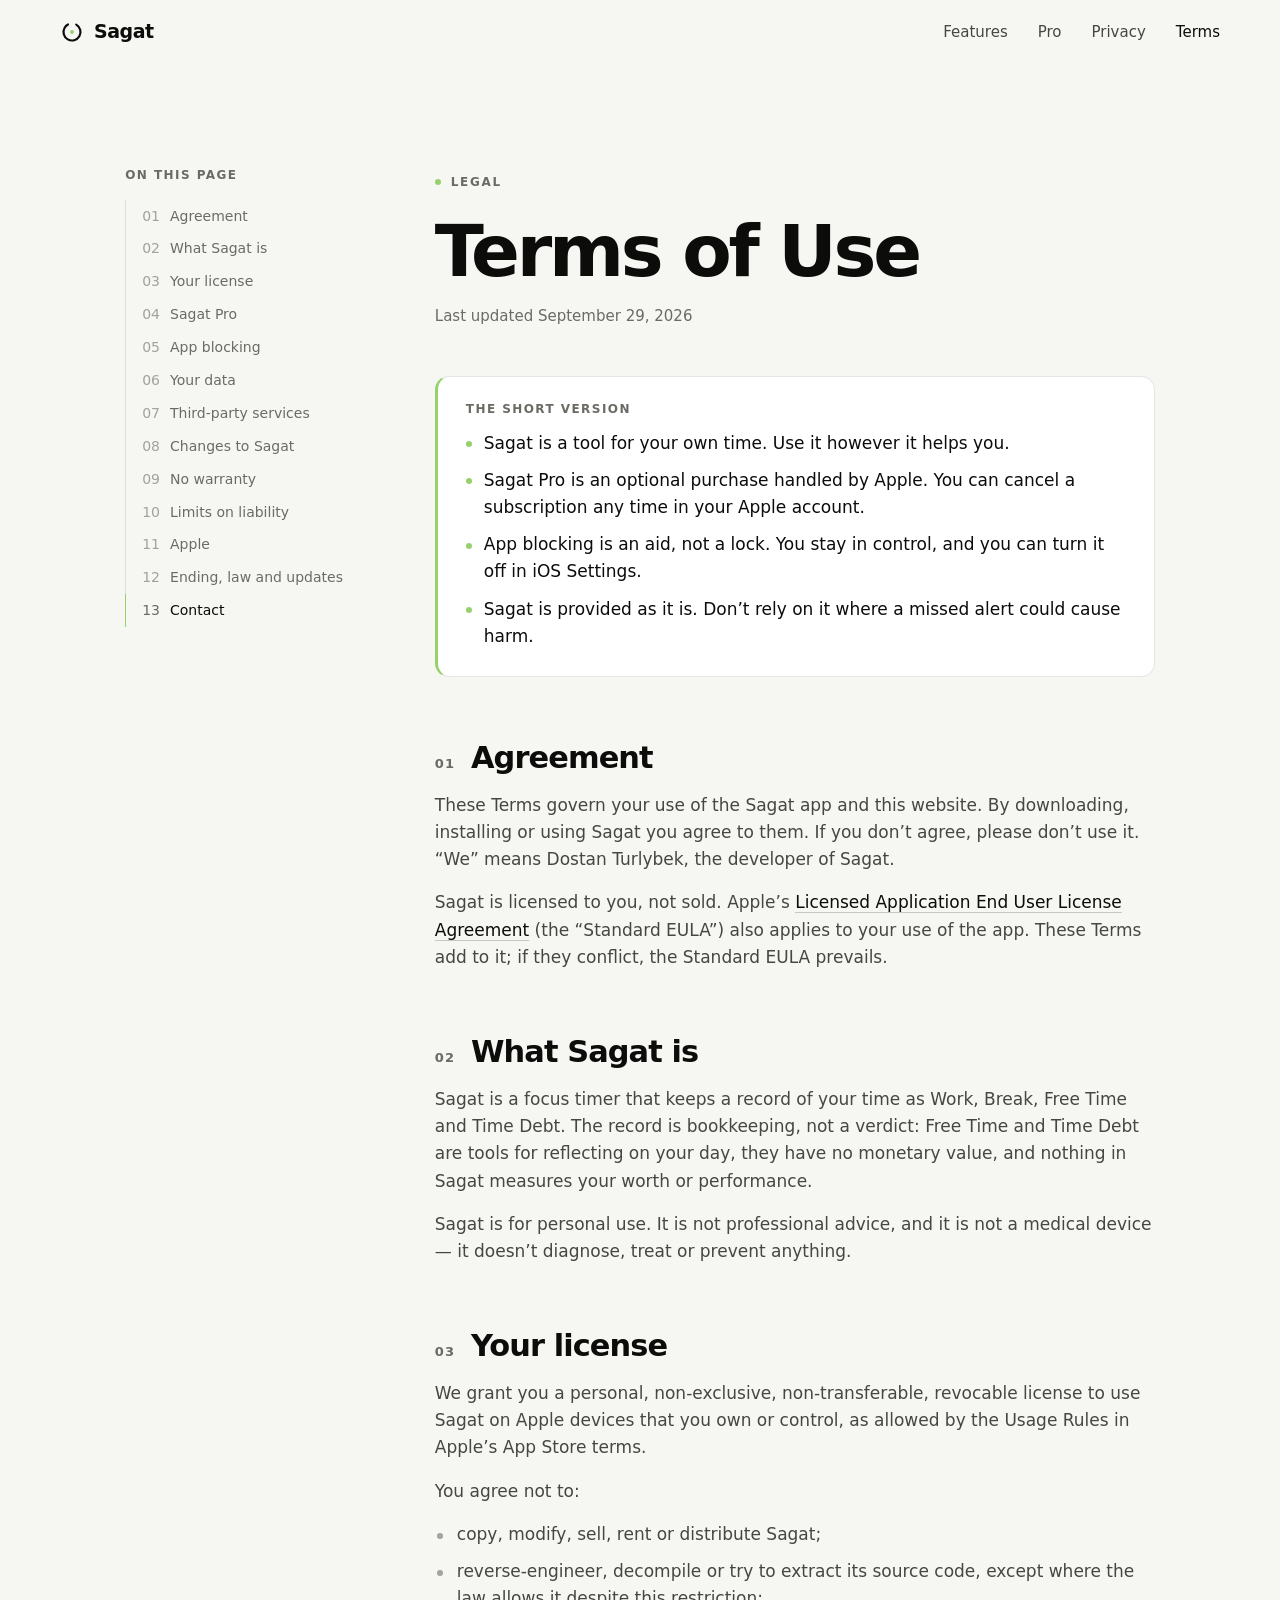
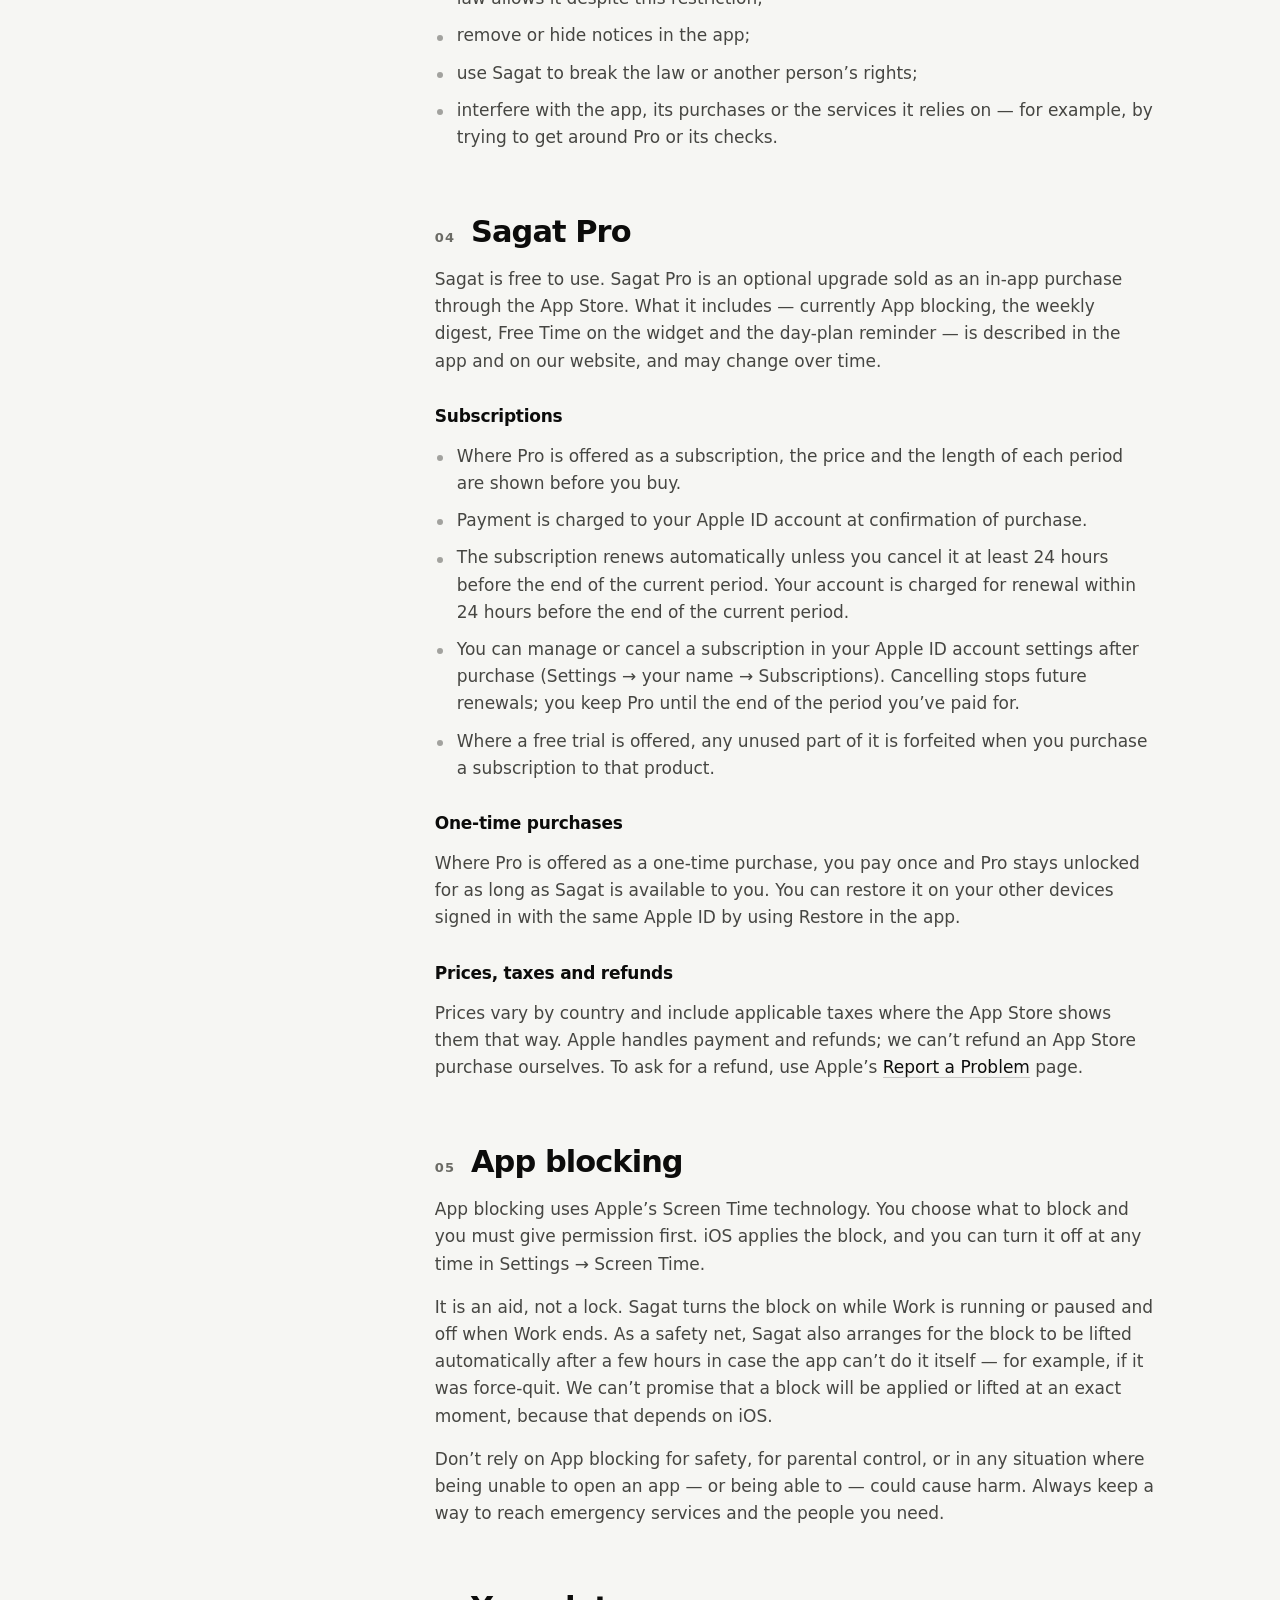
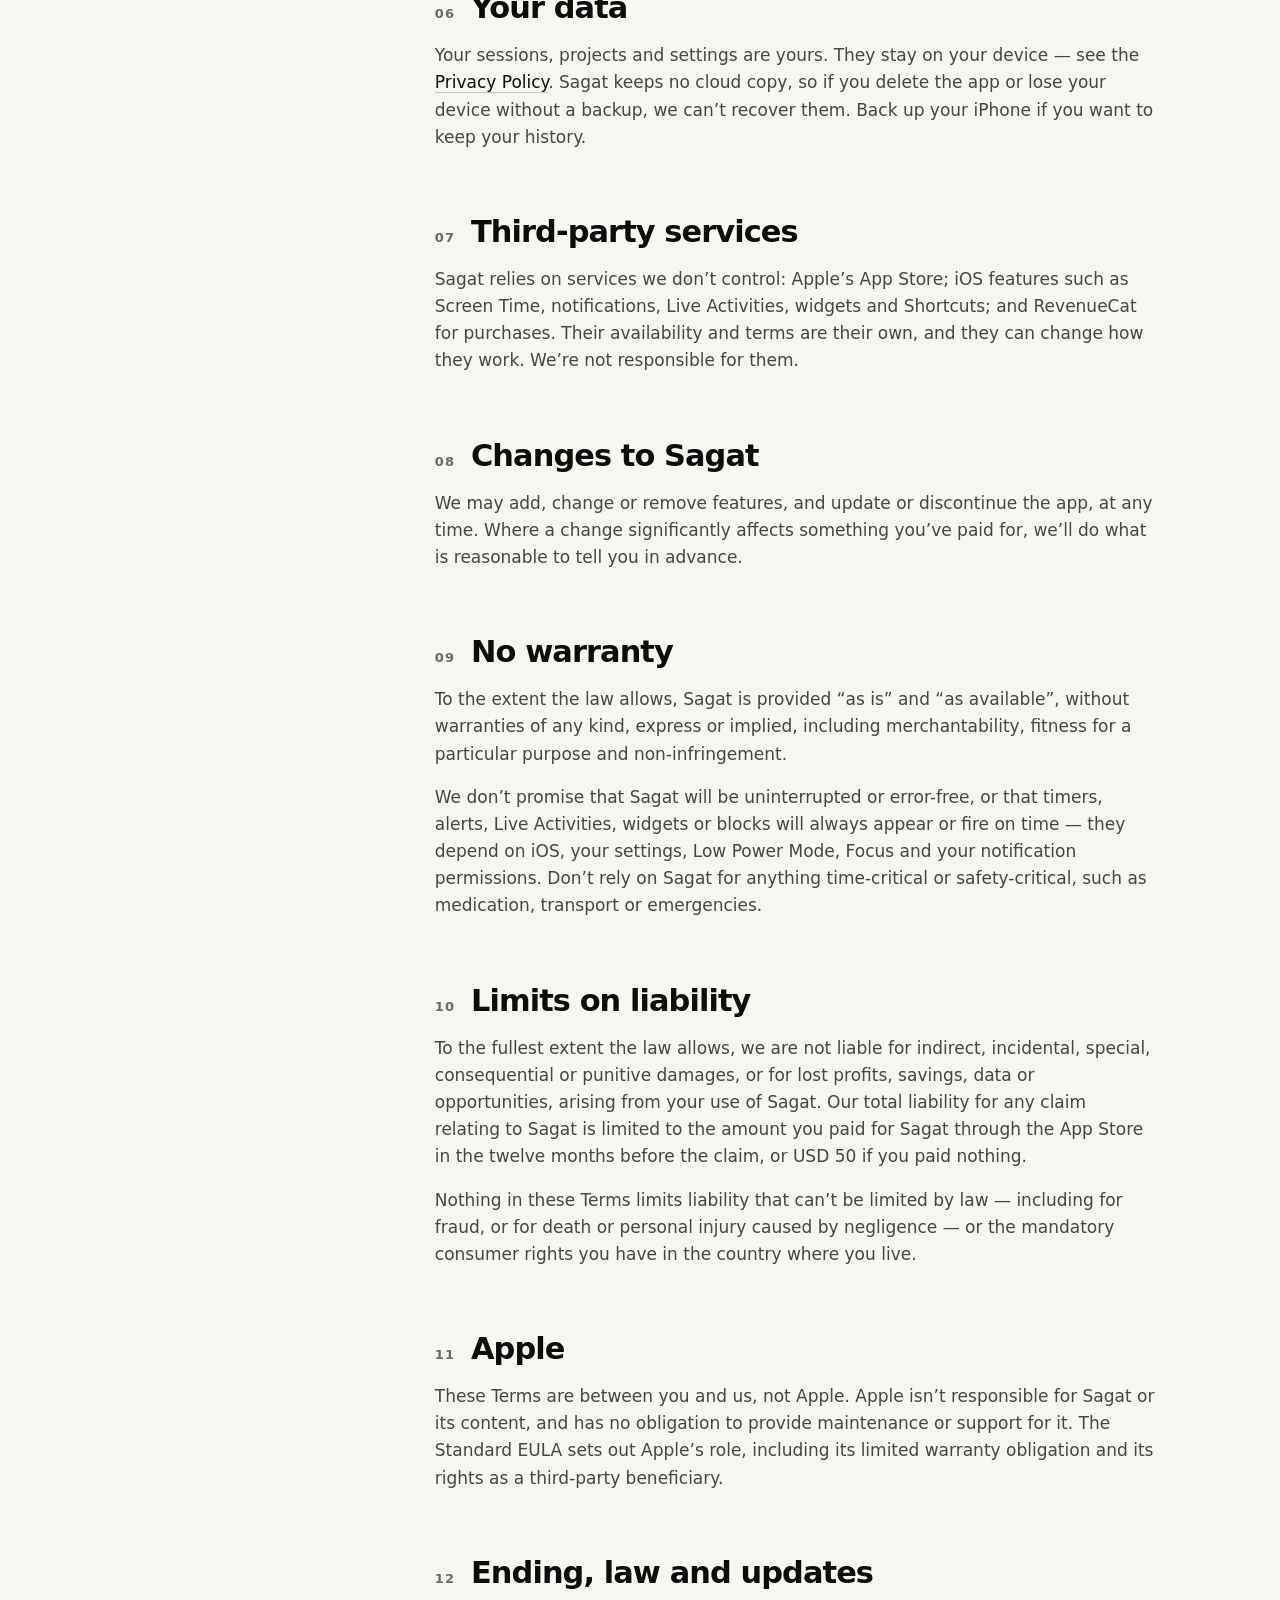
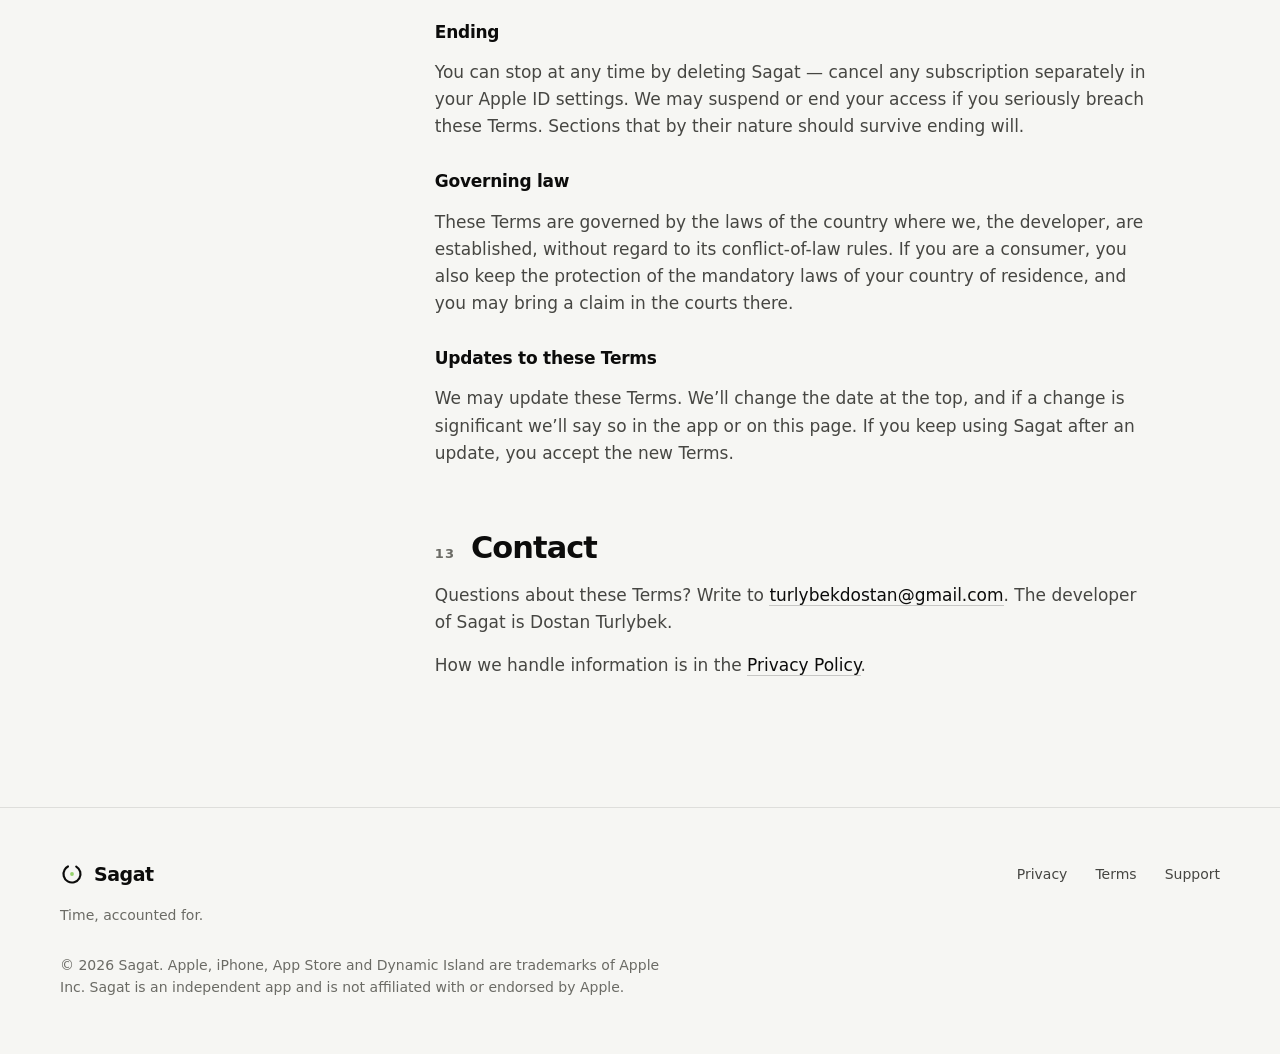
<file: terms.html>
<!doctype html>
<html lang="en">
<head>
  <meta charset="utf-8">
  <meta name="viewport" content="width=device-width, initial-scale=1, viewport-fit=cover">
  <meta name="color-scheme" content="light dark">
  <meta name="format-detection" content="telephone=no">
  <title>Terms of Use — Sagat</title>
  <meta name="description" content="The terms for using Sagat: a personal license, how Sagat Pro and subscriptions work, and why App blocking is an aid, not a lock.">
  <meta name="theme-color" content="#f6f6f3" media="(prefers-color-scheme: light)">
  <meta name="theme-color" content="#0a0a0a" media="(prefers-color-scheme: dark)">
  <meta property="og:type" content="website">
  <meta property="og:title" content="Terms of Use — Sagat">
  <meta property="og:description" content="A personal license, how Sagat Pro and subscriptions work, and why App blocking is an aid, not a lock.">
  <link rel="icon" href="assets/img/favicon.svg" type="image/svg+xml">
  <link rel="apple-touch-icon" href="assets/img/apple-touch-icon.png">
  <link rel="stylesheet" href="assets/css/styles.css">
  <script>document.documentElement.classList.add('js');</script>
  <script src="assets/js/main.js" defer></script>
</head>
<body>
  <a class="skip" href="#main">Skip to content</a>

  <header class="site-header" data-header>
    <div class="container nav">
      <a class="brand" href="./" aria-label="Sagat — home">
        <svg class="brand__mark" viewBox="0 0 24 24" aria-hidden="true">
          <circle cx="12" cy="12" r="8.5" fill="none" stroke="currentColor" stroke-width="2.2" stroke-linecap="round" stroke-dasharray="44.5 8.9" transform="rotate(-60 12 12)"/>
          <circle class="dot" cx="12" cy="12" r="1.9"/>
        </svg>
        <span>Sagat</span>
      </a>
      <nav class="nav__links" aria-label="Primary">
        <a class="hide-xs" href="index.html#ledger">Features</a>
        <a href="index.html#pro">Pro</a>
        <a href="privacy.html">Privacy</a>
        <a href="terms.html" aria-current="page">Terms</a>
      </nav>
    </div>
  </header>

  <main id="main" class="legal">
    <div class="container legal__grid">

      <nav class="legal__toc" aria-label="On this page" data-toc>
        <p>On this page</p>
        <ol>
          <li><a href="#agreement">Agreement</a></li>
          <li><a href="#what">What Sagat is</a></li>
          <li><a href="#license">Your license</a></li>
          <li><a href="#pro">Sagat Pro</a></li>
          <li><a href="#blocking">App blocking</a></li>
          <li><a href="#data">Your data</a></li>
          <li><a href="#third-party">Third-party services</a></li>
          <li><a href="#changes">Changes to Sagat</a></li>
          <li><a href="#warranty">No warranty</a></li>
          <li><a href="#liability">Limits on liability</a></li>
          <li><a href="#apple">Apple</a></li>
          <li><a href="#general">Ending, law and updates</a></li>
          <li><a href="#contact">Contact</a></li>
        </ol>
      </nav>

      <article>
        <header class="legal__head">
          <p class="eyebrow">Legal</p>
          <h1>Terms of Use</h1>
          <p class="legal__meta">Last updated September 29, 2026</p>

          <div class="callout">
            <h2>The short version</h2>
            <ul>
              <li>Sagat is a tool for your own time. Use it however it helps you.</li>
              <li>Sagat Pro is an optional purchase handled by Apple. You can cancel a subscription any time in your Apple account.</li>
              <li>App blocking is an aid, not a lock. You stay in control, and you can turn it off in iOS Settings.</li>
              <li>Sagat is provided as it is. Don’t rely on it where a missed alert could cause harm.</li>
            </ul>
          </div>
        </header>

        <div class="prose">

          <section id="agreement">
            <h2>Agreement</h2>
            <p>These Terms govern your use of the Sagat app and this website. By downloading, installing or using Sagat you agree to them. If you don’t agree, please don’t use it. “We” means Dostan Turlybek, the developer of Sagat.</p>
            <p>Sagat is licensed to you, not sold. Apple’s <a href="https://www.apple.com/legal/internet-services/itunes/dev/stdeula/">Licensed Application End User License Agreement</a> (the “Standard EULA”) also applies to your use of the app. These Terms add to it; if they conflict, the Standard EULA prevails.</p>
          </section>

          <section id="what">
            <h2>What Sagat is</h2>
            <p>Sagat is a focus timer that keeps a record of your time as Work, Break, Free Time and Time Debt. The record is bookkeeping, not a verdict: Free Time and Time Debt are tools for reflecting on your day, they have no monetary value, and nothing in Sagat measures your worth or performance.</p>
            <p>Sagat is for personal use. It is not professional advice, and it is not a medical device — it doesn’t diagnose, treat or prevent anything.</p>
          </section>

          <section id="license">
            <h2>Your license</h2>
            <p>We grant you a personal, non-exclusive, non-transferable, revocable license to use Sagat on Apple devices that you own or control, as allowed by the Usage Rules in Apple’s App Store terms.</p>
            <p>You agree not to:</p>
            <ul>
              <li>copy, modify, sell, rent or distribute Sagat;</li>
              <li>reverse-engineer, decompile or try to extract its source code, except where the law allows it despite this restriction;</li>
              <li>remove or hide notices in the app;</li>
              <li>use Sagat to break the law or another person’s rights;</li>
              <li>interfere with the app, its purchases or the services it relies on — for example, by trying to get around Pro or its checks.</li>
            </ul>
          </section>

          <section id="pro">
            <h2>Sagat Pro</h2>
            <p>Sagat is free to use. Sagat Pro is an optional upgrade sold as an in-app purchase through the App Store. What it includes — currently App blocking, the weekly digest, Free Time on the widget and the day-plan reminder — is described in the app and on our website, and may change over time.</p>

            <h3>Subscriptions</h3>
            <ul>
              <li>Where Pro is offered as a subscription, the price and the length of each period are shown before you buy.</li>
              <li>Payment is charged to your Apple ID account at confirmation of purchase.</li>
              <li>The subscription renews automatically unless you cancel it at least 24 hours before the end of the current period. Your account is charged for renewal within 24 hours before the end of the current period.</li>
              <li>You can manage or cancel a subscription in your Apple ID account settings after purchase (Settings → your name → Subscriptions). Cancelling stops future renewals; you keep Pro until the end of the period you’ve paid for.</li>
              <li>Where a free trial is offered, any unused part of it is forfeited when you purchase a subscription to that product.</li>
            </ul>

            <h3>One-time purchases</h3>
            <p>Where Pro is offered as a one-time purchase, you pay once and Pro stays unlocked for as long as Sagat is available to you. You can restore it on your other devices signed in with the same Apple ID by using Restore in the app.</p>

            <h3>Prices, taxes and refunds</h3>
            <p>Prices vary by country and include applicable taxes where the App Store shows them that way. Apple handles payment and refunds; we can’t refund an App Store purchase ourselves. To ask for a refund, use Apple’s <a href="https://reportaproblem.apple.com/">Report a Problem</a> page.</p>
          </section>

          <section id="blocking">
            <h2>App blocking</h2>
            <p>App blocking uses Apple’s Screen Time technology. You choose what to block and you must give permission first. iOS applies the block, and you can turn it off at any time in Settings → Screen Time.</p>
            <p>It is an aid, not a lock. Sagat turns the block on while Work is running or paused and off when Work ends. As a safety net, Sagat also arranges for the block to be lifted automatically after a few hours in case the app can’t do it itself — for example, if it was force-quit. We can’t promise that a block will be applied or lifted at an exact moment, because that depends on iOS.</p>
            <p>Don’t rely on App blocking for safety, for parental control, or in any situation where being unable to open an app — or being able to — could cause harm. Always keep a way to reach emergency services and the people you need.</p>
          </section>

          <section id="data">
            <h2>Your data</h2>
            <p>Your sessions, projects and settings are yours. They stay on your device — see the <a href="privacy.html">Privacy Policy</a>. Sagat keeps no cloud copy, so if you delete the app or lose your device without a backup, we can’t recover them. Back up your iPhone if you want to keep your history.</p>
          </section>

          <section id="third-party">
            <h2>Third-party services</h2>
            <p>Sagat relies on services we don’t control: Apple’s App Store; iOS features such as Screen Time, notifications, Live Activities, widgets and Shortcuts; and RevenueCat for purchases. Their availability and terms are their own, and they can change how they work. We’re not responsible for them.</p>
          </section>

          <section id="changes">
            <h2>Changes to Sagat</h2>
            <p>We may add, change or remove features, and update or discontinue the app, at any time. Where a change significantly affects something you’ve paid for, we’ll do what is reasonable to tell you in advance.</p>
          </section>

          <section id="warranty">
            <h2>No warranty</h2>
            <p>To the extent the law allows, Sagat is provided “as is” and “as available”, without warranties of any kind, express or implied, including merchantability, fitness for a particular purpose and non-infringement.</p>
            <p>We don’t promise that Sagat will be uninterrupted or error-free, or that timers, alerts, Live Activities, widgets or blocks will always appear or fire on time — they depend on iOS, your settings, Low Power Mode, Focus and your notification permissions. Don’t rely on Sagat for anything time-critical or safety-critical, such as medication, transport or emergencies.</p>
          </section>

          <section id="liability">
            <h2>Limits on liability</h2>
            <p>To the fullest extent the law allows, we are not liable for indirect, incidental, special, consequential or punitive damages, or for lost profits, savings, data or opportunities, arising from your use of Sagat. Our total liability for any claim relating to Sagat is limited to the amount you paid for Sagat through the App Store in the twelve months before the claim, or USD 50 if you paid nothing.</p>
            <p>Nothing in these Terms limits liability that can’t be limited by law — including for fraud, or for death or personal injury caused by negligence — or the mandatory consumer rights you have in the country where you live.</p>
          </section>

          <section id="apple">
            <h2>Apple</h2>
            <p>These Terms are between you and us, not Apple. Apple isn’t responsible for Sagat or its content, and has no obligation to provide maintenance or support for it. The Standard EULA sets out Apple’s role, including its limited warranty obligation and its rights as a third-party beneficiary.</p>
          </section>

          <section id="general">
            <h2>Ending, law and updates</h2>
            <h3>Ending</h3>
            <p>You can stop at any time by deleting Sagat — cancel any subscription separately in your Apple ID settings. We may suspend or end your access if you seriously breach these Terms. Sections that by their nature should survive ending will.</p>
            <h3>Governing law</h3>
            <p>These Terms are governed by the laws of the country where we, the developer, are established, without regard to its conflict-of-law rules. If you are a consumer, you also keep the protection of the mandatory laws of your country of residence, and you may bring a claim in the courts there.</p>
            <h3>Updates to these Terms</h3>
            <p>We may update these Terms. We’ll change the date at the top, and if a change is significant we’ll say so in the app or on this page. If you keep using Sagat after an update, you accept the new Terms.</p>
          </section>

          <section id="contact">
            <h2>Contact</h2>
            <p>Questions about these Terms? Write to <a href="mailto:turlybekdostan@gmail.com">turlybekdostan@gmail.com</a>. The developer of Sagat is Dostan Turlybek.</p>
            <p>How we handle information is in the <a href="privacy.html">Privacy Policy</a>.</p>
          </section>

        </div>
      </article>
    </div>
  </main>

  <footer class="site-footer">
    <div class="container">
      <div class="footer__grid">
        <div class="footer__brand">
          <a class="brand" href="./" aria-label="Sagat — home">
            <svg class="brand__mark" viewBox="0 0 24 24" aria-hidden="true">
              <circle cx="12" cy="12" r="8.5" fill="none" stroke="currentColor" stroke-width="2.2" stroke-linecap="round" stroke-dasharray="44.5 8.9" transform="rotate(-60 12 12)"/>
              <circle class="dot" cx="12" cy="12" r="1.9"/>
            </svg>
            <span>Sagat</span>
          </a>
          <span>Time, accounted for.</span>
        </div>
        <nav class="footer__links" aria-label="Footer">
          <a href="privacy.html">Privacy</a>
          <a href="terms.html">Terms</a>
          <a href="index.html#support">Support</a>
        </nav>
      </div>
      <p class="footer__legal">© 2026 Sagat. Apple, iPhone, App Store and Dynamic Island are trademarks of Apple Inc. Sagat is an independent app and is not affiliated with or endorsed by Apple.</p>
    </div>
  </footer>
</body>
</html>
</file>
<file: assets/css/styles.css>
/* Sagat — site styles.
   One file, no build step. Order: tokens, base, layout, components, sections, legal pages, print. */

/* ───────────────────────────── Tokens ───────────────────────────── */

:root {
  color-scheme: light dark;

  --font-sans: -apple-system, BlinkMacSystemFont, "SF Pro Text", "Inter", system-ui, "Segoe UI", Roboto, "Helvetica Neue", Arial, sans-serif;
  --font-display: -apple-system, BlinkMacSystemFont, "SF Pro Display", "Inter", system-ui, "Segoe UI", Roboto, "Helvetica Neue", Arial, sans-serif;
  --font-serif: "New York", ui-serif, "Iowan Old Style", "Palatino Linotype", Palatino, Georgia, serif;
  --font-rounded: ui-rounded, "SF Pro Rounded", -apple-system, BlinkMacSystemFont, system-ui, sans-serif;

  --bg: #f6f6f3;
  --bg-glass: rgba(246, 246, 243, 0.74);
  --surface: #ffffff;
  --surface-2: #eeeeea;
  --ink: #0c0c0b;
  --ink-2: #464642;
  --ink-3: #6b6b65;
  --line: rgba(12, 12, 11, 0.1);
  --line-strong: rgba(12, 12, 11, 0.2);
  --accent: #95d26b;
  --accent-ink: #2f6a12;
  --accent-soft: rgba(149, 210, 107, 0.26);
  --on-accent: #0c0c0b;
  --focus-ring: #2f6a12;
  --shadow-device: 0 60px 110px -50px rgba(12, 12, 11, 0.5), 0 24px 48px -28px rgba(12, 12, 11, 0.35);
  --shadow-card: 0 1px 0 rgba(255, 255, 255, 0.7) inset, 0 30px 60px -40px rgba(12, 12, 11, 0.25);

  --phone-frame: #0c0c0b;
  --phone-edge: rgba(255, 255, 255, 0.18);
  --phone-screen: #ffffff;

  --nav-h: 64px;
  --gutter: clamp(20px, 5vw, 48px);
  --max: 1160px;
  --section-y: clamp(88px, 12vw, 160px);
  --radius: 22px;
  --radius-sm: 14px;
  --ease: cubic-bezier(0.2, 0.7, 0.2, 1);
}

@media (prefers-color-scheme: dark) {
  :root {
    --bg: #0a0a0a;
    --bg-glass: rgba(10, 10, 10, 0.72);
    --surface: #131312;
    --surface-2: #1b1b19;
    --ink: #f5f5f2;
    --ink-2: #b9b9b2;
    --ink-3: #8a8a83;
    --line: rgba(255, 255, 255, 0.09);
    --line-strong: rgba(255, 255, 255, 0.18);
    --accent-ink: #95d26b;
    --accent-soft: rgba(149, 210, 107, 0.15);
    --focus-ring: #95d26b;
    --shadow-device: 0 70px 120px -50px rgba(0, 0, 0, 0.95), 0 0 0 1px rgba(255, 255, 255, 0.04);
    --shadow-card: 0 1px 0 rgba(255, 255, 255, 0.04) inset;

    --phone-frame: #1b1b19;
    --phone-edge: rgba(255, 255, 255, 0.24);
    --phone-screen: #000000;
  }
}

/* ───────────────────────────── Base ───────────────────────────── */

*,
*::before,
*::after {
  box-sizing: border-box;
}

html {
  -webkit-text-size-adjust: 100%;
  text-size-adjust: 100%;
  scroll-behavior: smooth;
  scroll-padding-top: calc(var(--nav-h) + 16px);
}

body {
  margin: 0;
  min-height: 100vh;
  background: var(--bg);
  color: var(--ink);
  font-family: var(--font-sans);
  font-size: 1.0625rem;
  line-height: 1.6;
  -webkit-font-smoothing: antialiased;
  -moz-osx-font-smoothing: grayscale;
  text-rendering: optimizeLegibility;
}

h1, h2, h3, p, ul, ol, dl, dd, figure, blockquote { margin: 0; }
ul, ol { padding: 0; list-style: none; }
a { color: inherit; text-decoration: none; }
svg { display: block; }
button { font: inherit; }

::selection { background: var(--accent); color: var(--on-accent); }

:focus-visible {
  outline: 2px solid var(--focus-ring);
  outline-offset: 3px;
  border-radius: 6px;
}

.skip {
  position: absolute;
  left: 16px;
  top: -80px;
  z-index: 100;
  padding: 10px 16px;
  border-radius: 999px;
  background: var(--ink);
  color: var(--bg);
  font-size: 0.9375rem;
  font-weight: 600;
  transition: top 0.2s var(--ease);
}
.skip:focus { top: 12px; }

.visually-hidden {
  position: absolute !important;
  width: 1px;
  height: 1px;
  margin: -1px;
  padding: 0;
  overflow: hidden;
  clip: rect(0 0 0 0);
  white-space: nowrap;
  border: 0;
}

/* ───────────────────────────── Type ───────────────────────────── */

h1, h2 {
  font-family: var(--font-display);
  font-weight: 600;
  text-wrap: balance;
}

h1 {
  font-size: clamp(3rem, 7.4vw, 6.25rem);
  line-height: 0.98;
  letter-spacing: -0.046em;
}

h2 {
  font-size: clamp(2rem, 4.6vw, 3.5rem);
  line-height: 1.04;
  letter-spacing: -0.036em;
}

h3 {
  font-size: 1.25rem;
  line-height: 1.3;
  letter-spacing: -0.015em;
  font-weight: 600;
}

.serif {
  font-family: var(--font-serif);
  font-style: italic;
  font-weight: 400;
  letter-spacing: -0.025em;
}

.eyebrow {
  display: inline-flex;
  align-items: center;
  gap: 10px;
  font-size: 0.75rem;
  font-weight: 600;
  letter-spacing: 0.14em;
  text-transform: uppercase;
  color: var(--ink-3);
}
.eyebrow::before {
  content: "";
  width: 6px;
  height: 6px;
  border-radius: 50%;
  background: var(--accent);
}

.lede {
  max-width: 34ch;
  font-size: clamp(1.15rem, 0.6rem + 1.4vw, 1.4rem);
  line-height: 1.45;
  color: var(--ink-2);
  text-wrap: pretty;
}

.muted { color: var(--ink-3); }

/* ───────────────────────────── Layout ───────────────────────────── */

.container {
  width: min(100% - 2 * var(--gutter), var(--max));
  margin-inline: auto;
}

.section { padding-block: var(--section-y); }

.section__head {
  max-width: 40rem;
  margin-bottom: clamp(40px, 6vw, 72px);
}
.section__head h2 { margin-top: 18px; }
.section__head p:not(.eyebrow) {
  margin-top: 22px;
  max-width: 46ch;
  font-size: 1.1875rem;
  color: var(--ink-2);
  text-wrap: pretty;
}

.split {
  display: grid;
  grid-template-columns: minmax(0, 1fr) minmax(0, 1fr);
  gap: clamp(40px, 7vw, 112px);
  align-items: center;
}
.split__copy > p:not(.eyebrow) {
  margin-top: 22px;
  max-width: 44ch;
  font-size: 1.1875rem;
  color: var(--ink-2);
  text-wrap: pretty;
}
.split__copy h2 { margin-top: 18px; }

@media (max-width: 860px) {
  .split { grid-template-columns: 1fr; }
}
@media (min-width: 861px) {
  .split--flip > .stack { order: -1; }
}

/* ───────────────────────────── Header ───────────────────────────── */

.site-header {
  position: fixed;
  inset: 0 0 auto 0;
  z-index: 50;
  height: var(--nav-h);
  display: flex;
  align-items: center;
  background: var(--bg-glass);
  -webkit-backdrop-filter: saturate(180%) blur(18px);
  backdrop-filter: saturate(180%) blur(18px);
  border-bottom: 1px solid transparent;
  transition: border-color 0.3s var(--ease);
}
.site-header.is-scrolled { border-bottom-color: var(--line); }

.nav {
  display: flex;
  align-items: center;
  justify-content: space-between;
  gap: 24px;
}

.brand {
  display: inline-flex;
  align-items: center;
  gap: 10px;
  min-height: 44px;
  font-family: var(--font-display);
  font-size: 1.1875rem;
  font-weight: 600;
  letter-spacing: -0.025em;
}
.brand__mark { width: 24px; height: 24px; color: var(--ink); }
.brand__mark .dot { fill: var(--accent); }

.nav__links {
  display: flex;
  align-items: center;
  gap: clamp(14px, 3vw, 30px);
  font-size: 0.9375rem;
  color: var(--ink-2);
}
.nav__links a {
  display: inline-flex;
  align-items: center;
  min-height: 44px;
  transition: color 0.2s ease;
}
.nav__links a:hover,
.nav__links a[aria-current="page"] { color: var(--ink); }

@media (max-width: 480px) {
  .nav__links a.hide-xs { display: none; }
}

/* ───────────────────────────── Buttons & badges ───────────────────────────── */

.badge {
  display: inline-flex;
  align-items: center;
  gap: 12px;
  min-height: 48px;
  padding: 0 22px 0 18px;
  border: 1px solid var(--line-strong);
  border-radius: 999px;
  background: color-mix(in srgb, var(--surface) 60%, transparent);
  font-size: 0.9375rem;
  font-weight: 600;
  letter-spacing: -0.01em;
}
.badge__dot {
  position: relative;
  width: 8px;
  height: 8px;
  border-radius: 50%;
  background: var(--accent);
}
.badge__dot::after {
  content: "";
  position: absolute;
  inset: -5px;
  border-radius: 50%;
  border: 1px solid var(--accent);
  opacity: 0;
  animation: ping 2.6s var(--ease) infinite;
}
@keyframes ping {
  0% { transform: scale(0.5); opacity: 0.9; }
  70%, 100% { transform: scale(1.5); opacity: 0; }
}
a.badge {
  color: var(--ink);
  text-decoration: none;
  transition: border-color 0.25s var(--ease);
}
a.badge:hover { border-color: var(--accent); }
.badge__arrow { transition: transform 0.25s var(--ease); }
a.badge:hover .badge__arrow { transform: translateX(3px); }

.link-arrow {
  display: inline-flex;
  align-items: center;
  gap: 8px;
  min-height: 48px;
  font-size: 0.9375rem;
  font-weight: 600;
  color: var(--ink);
}
.link-arrow span { transition: transform 0.25s var(--ease); }
.link-arrow:hover span { transform: translateY(3px); }
.link-arrow--right:hover span { transform: translateX(3px); }

.chip {
  display: inline-flex;
  align-items: center;
  padding: 3px 10px;
  border-radius: 999px;
  background: var(--accent);
  color: var(--on-accent);
  font-size: 0.6875rem;
  font-weight: 700;
  letter-spacing: 0.1em;
  text-transform: uppercase;
  vertical-align: middle;
}

/* ───────────────────────────── Motion ───────────────────────────── */

.js [data-reveal] {
  opacity: 0;
  transform: translateY(18px);
  transition: opacity 0.9s var(--ease), transform 0.9s var(--ease);
  transition-delay: var(--d, 0ms);
}
.js [data-reveal].is-visible {
  opacity: 1;
  transform: none;
}

@keyframes rise {
  from { opacity: 0; transform: translateY(0.4em); }
  to { opacity: 1; transform: none; }
}

@media (prefers-reduced-motion: reduce) {
  html { scroll-behavior: auto; }
  .js [data-reveal] { opacity: 1; transform: none; transition: none; }
  *, *::before, *::after {
    animation-duration: 0.001ms !important;
    animation-iteration-count: 1 !important;
    transition-duration: 0.001ms !important;
  }
}

/* ───────────────────────────── Hero ───────────────────────────── */

.hero {
  position: relative;
  padding-top: calc(var(--nav-h) + clamp(48px, 8vw, 112px));
  padding-bottom: clamp(72px, 10vw, 136px);
  overflow: clip;
}
.hero::before {
  content: "";
  position: absolute;
  top: -8%;
  right: -12%;
  width: min(980px, 110vw);
  aspect-ratio: 1;
  background: radial-gradient(closest-side, var(--accent-soft), transparent 72%);
  pointer-events: none;
}

.hero__grid {
  position: relative;
  display: grid;
  grid-template-columns: minmax(0, 1.12fr) minmax(0, 0.88fr);
  align-items: center;
  gap: clamp(48px, 6vw, 96px);
}

.hero h1 { margin-top: 26px; }
.hero h1 .w {
  display: inline-block;
  opacity: 0;
  animation: rise 1s var(--ease) forwards;
  animation-delay: calc(var(--i) * 110ms + 120ms);
}
.hero .lede { margin-top: 30px; }

.hero__cta {
  display: flex;
  flex-wrap: wrap;
  align-items: center;
  gap: 8px 28px;
  margin-top: 40px;
}
.hero__note {
  margin-top: 22px;
  font-size: 0.875rem;
  color: var(--ink-3);
}

.hero__visual {
  position: relative;
  justify-self: center;
}

@media (max-width: 900px) {
  .hero__grid { grid-template-columns: 1fr; }
  .hero__visual { margin-top: 24px; }
  .hero::before { right: -40%; top: 20%; }
}

/* ───────────────────────────── Phone illustration ───────────────────────────── */

.phone {
  --w: min(316px, 74vw);
  position: relative;
  width: var(--w);
  aspect-ratio: 9 / 19;
  padding: calc(var(--w) * 0.03);
  border-radius: calc(var(--w) * 0.165);
  background: var(--phone-frame);
  box-shadow: 0 0 0 1px var(--phone-edge), var(--shadow-device);
  container-type: inline-size;
}
.phone__screen {
  position: relative;
  display: flex;
  flex-direction: column;
  width: 100%;
  height: 100%;
  overflow: hidden;
  border-radius: calc(var(--w) * 0.137);
  background: var(--phone-screen);
  color: var(--ink);
  font-family: var(--font-sans);
  line-height: 1.25;
}
.phone__island {
  position: absolute;
  top: 3cqw;
  left: 50%;
  width: 27cqw;
  height: 7.6cqw;
  transform: translateX(-50%);
  border-radius: 999px;
  background: #000;
}
.phone__status {
  display: flex;
  align-items: center;
  justify-content: space-between;
  padding: 4.6cqw 8cqw 0 9cqw;
  font-size: 3.9cqw;
  font-weight: 600;
  letter-spacing: -0.01em;
}
.phone__status svg { height: 3.3cqw; width: auto; fill: currentColor; }
.phone__sys { display: inline-flex; align-items: center; gap: 1.6cqw; }

.focus {
  flex: 1;
  display: flex;
  flex-direction: column;
  align-items: center;
  justify-content: center;
  gap: 6cqw;
  padding: 0 7cqw;
  text-align: center;
}
.focus__project { font-size: 4.3cqw; color: var(--ink-2); }
.focus__state {
  margin-top: -3.6cqw;
  font-family: var(--font-rounded);
  font-size: 4.4cqw;
  font-weight: 600;
  letter-spacing: 0.08em;
  color: var(--ink-2);
}
.focus__time {
  margin-top: -2cqw;
  font-family: var(--font-rounded);
  font-size: 21cqw;
  font-weight: 700;
  letter-spacing: -0.02em;
  line-height: 1;
  font-variant-numeric: tabular-nums;
}
.focus__btn {
  display: flex;
  align-items: center;
  justify-content: center;
  width: 100%;
  height: 12.6cqw;
  border-radius: 4.6cqw;
  background: var(--accent);
  color: var(--on-accent);
  font-family: var(--font-rounded);
  font-size: 4.6cqw;
  font-weight: 600;
}
.focus__debt { display: grid; gap: 0.6cqw; }
.focus__debt small { font-size: 3.1cqw; color: var(--ink-2); }
.focus__debt span { font-size: 4cqw; }

.tabbar {
  display: grid;
  grid-template-columns: repeat(3, 1fr);
  padding: 2.6cqw 4cqw 6.4cqw;
  border-top: 1px solid var(--line);
  font-size: 2.9cqw;
  color: var(--ink-3);
  text-align: center;
}
.tabbar > div { display: grid; justify-items: center; gap: 1cqw; }
.tabbar svg { width: 6.4cqw; height: 6.4cqw; fill: none; stroke: currentColor; stroke-width: 1.6; stroke-linecap: round; stroke-linejoin: round; }
.tabbar .is-active { color: var(--accent-ink); }

/* ───────────────────────────── Trust strip ───────────────────────────── */

.strip { border-block: 1px solid var(--line); }
.strip__list {
  display: grid;
  grid-template-columns: repeat(4, minmax(0, 1fr));
}
.strip__item {
  padding: 26px 24px;
  border-left: 1px solid var(--line);
  font-size: 0.9375rem;
  color: var(--ink-3);
  line-height: 1.4;
}
.strip__item:first-child { padding-left: 0; border-left: 0; }
.strip__item strong {
  display: block;
  margin-bottom: 2px;
  font-size: 1.0625rem;
  font-weight: 600;
  letter-spacing: -0.015em;
  color: var(--ink);
}
@media (max-width: 800px) {
  .strip__list { grid-template-columns: repeat(2, minmax(0, 1fr)); }
  .strip__item { padding: 20px 16px 20px 0; border-left: 0; }
  .strip__item:nth-child(odd) { padding-left: 0; }
  .strip__item:nth-child(even) { padding-left: 16px; border-left: 1px solid var(--line); }
  .strip__item:nth-child(n + 3) { border-top: 1px solid var(--line); }
}

/* ───────────────────────────── Ledger ───────────────────────────── */

.ledger__caption {
  display: flex;
  justify-content: space-between;
  gap: 16px;
  padding-bottom: 14px;
  font-size: 0.75rem;
  font-weight: 600;
  letter-spacing: 0.12em;
  text-transform: uppercase;
  color: var(--ink-3);
}
.ledger { border-top: 1px solid var(--line-strong); }
.ledger__row {
  display: grid;
  grid-template-columns: minmax(0, 1fr) minmax(0, 0.7fr) minmax(0, 1.7fr);
  align-items: center;
  gap: clamp(16px, 3vw, 48px);
  padding-block: clamp(26px, 3.6vw, 44px);
  border-bottom: 1px solid var(--line);
}
.ledger__name {
  display: flex;
  align-items: center;
  gap: 16px;
  font-family: var(--font-display);
  font-size: clamp(1.6rem, 2.8vw, 2.25rem);
  font-weight: 600;
  letter-spacing: -0.035em;
  line-height: 1.1;
}
.ledger__mark {
  flex: none;
  width: 12px;
  height: 12px;
  border-radius: 50%;
  background: var(--ink-3);
}
.ledger__mark--work { background: var(--accent); }
.ledger__mark--free { background: transparent; border: 2px solid var(--ink-3); }
.ledger__mark--debt { border-radius: 3px; background: transparent; border: 2px solid var(--ink-3); }
.ledger__fig {
  font-family: var(--font-rounded);
  font-size: clamp(1.3rem, 2.1vw, 1.75rem);
  font-weight: 600;
  letter-spacing: -0.02em;
  font-variant-numeric: tabular-nums;
}
.ledger__desc {
  max-width: 44ch;
  color: var(--ink-2);
  text-wrap: pretty;
}
@media (max-width: 760px) {
  .ledger__row { grid-template-columns: minmax(0, 1fr) auto; row-gap: 12px; }
  .ledger__desc { grid-column: 1 / -1; }
}

/* ───────────────────────────── Cards ───────────────────────────── */

.card {
  padding: clamp(26px, 3.6vw, 44px);
  border: 1px solid var(--line);
  border-radius: var(--radius);
  background: var(--surface);
  box-shadow: var(--shadow-card);
}

/* ───────────────────────────── "Can't drift" ───────────────────────────── */

.span__label {
  display: flex;
  justify-content: space-between;
  font-size: 0.8125rem;
  color: var(--ink-3);
}
.span__label b {
  display: block;
  margin-top: 2px;
  font-family: var(--font-rounded);
  font-size: 1.0625rem;
  font-weight: 600;
  color: var(--ink);
  font-variant-numeric: tabular-nums;
}
.span__label > div:last-child { text-align: right; }

.span__track {
  position: relative;
  height: 6px;
  margin: 46px 0 34px;
  border-radius: 999px;
  background: var(--line-strong);
}
.span__fill {
  position: absolute;
  inset: 0 auto 0 0;
  width: 0;
  border-radius: inherit;
  background: var(--accent);
  animation: span-fill 14s linear infinite;
}
.span__now {
  position: absolute;
  top: 50%;
  left: 0;
  width: 18px;
  height: 18px;
  border-radius: 50%;
  background: var(--accent);
  box-shadow: 0 0 0 5px var(--surface);
  transform: translate(-50%, -50%);
  animation: span-now 14s linear infinite;
}
.span__now::after {
  content: "now";
  position: absolute;
  bottom: 190%;
  left: 50%;
  transform: translateX(-50%);
  font-size: 0.75rem;
  font-weight: 600;
  letter-spacing: 0.06em;
  color: var(--ink-3);
}
@keyframes span-fill { from { width: 0; } to { width: 100%; } }
@keyframes span-now { from { left: 0; } to { left: 100%; } }
@media (prefers-reduced-motion: reduce) {
  .span__fill { width: 58%; animation: none; }
  .span__now { left: 58%; animation: none; }
}

.span__eq {
  display: flex;
  flex-wrap: wrap;
  align-items: baseline;
  gap: 0.5em 0.6em;
  padding-top: 26px;
  border-top: 1px solid var(--line);
  font-family: var(--font-rounded);
  font-size: clamp(1.4rem, 2.6vw, 1.9rem);
  font-weight: 600;
  letter-spacing: -0.02em;
}
.span__eq .op { color: var(--ink-3); font-weight: 400; }
.span__eq .result {
  padding-bottom: 2px;
  border-bottom: 3px solid var(--accent);
}

.checks { margin-top: 36px; border-top: 1px solid var(--line); }
.checks li {
  display: flex;
  align-items: center;
  justify-content: space-between;
  gap: 16px;
  padding: 16px 0;
  border-bottom: 1px solid var(--line);
  color: var(--ink-2);
}
.checks li span:last-child {
  display: inline-flex;
  align-items: center;
  gap: 8px;
  font-weight: 600;
  color: var(--ink);
}
.checks svg { width: 16px; height: 16px; fill: none; stroke: var(--accent-ink); stroke-width: 2.4; stroke-linecap: round; stroke-linejoin: round; }

/* ───────────────────────────── Everywhere (Live Activity) ───────────────────────────── */

.stack {
  position: relative;
  display: grid;
  justify-items: center;
  gap: 22px;
  padding: clamp(28px, 5vw, 56px) 0;
}
.stack::before {
  content: "";
  position: absolute;
  inset: 8% 6%;
  border-radius: 50%;
  background: radial-gradient(closest-side, var(--accent-soft), transparent 75%);
  pointer-events: none;
}

.island {
  position: relative;
  display: flex;
  align-items: center;
  justify-content: space-between;
  gap: 20px;
  width: min(236px, 70vw);
  height: 46px;
  padding: 0 16px 0 14px;
  border-radius: 999px;
  background: #000;
  color: #fff;
  box-shadow: 0 0 0 1px rgba(255, 255, 255, 0.14), 0 30px 60px -30px rgba(0, 0, 0, 0.7);
}
.island__glyph {
  width: 22px;
  height: 22px;
  fill: none;
  stroke: var(--accent);
  stroke-width: 2;
  stroke-linecap: round;
}
.island__time {
  font-family: var(--font-rounded);
  font-size: 1.0625rem;
  font-weight: 600;
  font-variant-numeric: tabular-nums;
  color: var(--accent);
}

.activity {
  position: relative;
  width: min(360px, 100%);
  padding: 20px 22px 22px;
  border: 1px solid var(--line);
  border-radius: 26px;
  background: var(--surface);
  box-shadow: var(--shadow-card), 0 40px 70px -46px rgba(12, 12, 11, 0.45);
}
.activity__top { display: flex; align-items: flex-start; justify-content: space-between; gap: 16px; }
.activity__kind {
  display: block;
  font-family: var(--font-rounded);
  font-size: 0.8125rem;
  font-weight: 700;
  letter-spacing: 0.1em;
  color: var(--accent-ink);
}
.activity__project { display: block; margin-top: 2px; font-size: 0.9375rem; color: var(--ink-2); }
.activity__time {
  font-family: var(--font-rounded);
  font-size: 2.5rem;
  font-weight: 700;
  line-height: 1;
  letter-spacing: -0.02em;
  font-variant-numeric: tabular-nums;
}
.activity__bar {
  position: relative;
  height: 6px;
  margin-top: 18px;
  border-radius: 999px;
  background: var(--line-strong);
  overflow: hidden;
}
.activity__bar::after {
  content: "";
  position: absolute;
  inset: 0 auto 0 0;
  width: 52%;
  border-radius: inherit;
  background: var(--accent);
}
.activity__actions { display: flex; gap: 10px; margin-top: 18px; }
.activity__btn {
  display: inline-flex;
  align-items: center;
  justify-content: center;
  height: 36px;
  padding: 0 18px;
  border-radius: 999px;
  background: var(--surface-2);
  font-family: var(--font-rounded);
  font-size: 0.875rem;
  font-weight: 600;
}

.facts { margin-top: 36px; border-top: 1px solid var(--line); }
.facts li {
  display: grid;
  grid-template-columns: minmax(0, 0.9fr) minmax(0, 1.4fr);
  gap: 20px;
  padding: 18px 0;
  border-bottom: 1px solid var(--line);
}
.facts strong { font-weight: 600; letter-spacing: -0.01em; }
.facts span { color: var(--ink-2); }
@media (max-width: 560px) {
  .facts li { grid-template-columns: 1fr; gap: 4px; }
}

/* ───────────────────────────── Features (3-up) ───────────────────────────── */

.features {
  display: grid;
  grid-template-columns: repeat(3, minmax(0, 1fr));
  gap: clamp(16px, 2vw, 24px);
}
.feature {
  display: flex;
  flex-direction: column;
  gap: 14px;
  padding: clamp(26px, 3vw, 38px);
  border: 1px solid var(--line);
  border-radius: var(--radius);
  background: var(--surface);
  box-shadow: var(--shadow-card);
}
.feature__icon {
  width: 44px;
  height: 44px;
  margin-bottom: 14px;
  padding: 10px;
  border: 1px solid var(--line);
  border-radius: 12px;
  color: var(--ink);
}
.feature__icon svg { width: 100%; height: 100%; fill: none; stroke: currentColor; stroke-width: 1.6; stroke-linecap: round; stroke-linejoin: round; }
.feature p { color: var(--ink-2); text-wrap: pretty; }
.feature__more {
  margin-top: auto;
  padding-top: 8px;
  font-size: 0.875rem;
  color: var(--ink-3);
}
@media (max-width: 960px) {
  .features { grid-template-columns: 1fr; }
}

/* ───────────────────────────── Plan the day ───────────────────────────── */

.plan__title {
  display: flex;
  justify-content: space-between;
  align-items: baseline;
  gap: 16px;
  font-size: 0.8125rem;
  color: var(--ink-3);
}
.plan__title b {
  font-family: var(--font-rounded);
  font-size: 1.0625rem;
  font-weight: 600;
  color: var(--ink);
  font-variant-numeric: tabular-nums;
}
.plan__title span { color: var(--ink-2); }
.plan__bar {
  display: flex;
  gap: 2px;
  height: 56px;
  margin: 22px 0 10px;
}
.plan__bar i {
  display: block;
  flex: var(--m) 0 0;
  min-width: 0;
  border-radius: 4px;
  background: var(--accent);
}
.plan__bar i.b { background: var(--ink-3); opacity: 0.5; }
.plan__bar i.f { background: var(--ink-3); opacity: 0.22; }
.plan__scale {
  display: flex;
  justify-content: space-between;
  font-size: 0.75rem;
  color: var(--ink-3);
  font-variant-numeric: tabular-nums;
}
.plan__legend {
  display: flex;
  flex-wrap: wrap;
  gap: 8px 22px;
  margin-top: 26px;
  padding-top: 22px;
  border-top: 1px solid var(--line);
  font-size: 0.9375rem;
  color: var(--ink-2);
}
.plan__legend span { display: inline-flex; align-items: center; gap: 8px; }
.plan__legend b { color: var(--ink); font-weight: 600; font-variant-numeric: tabular-nums; }
.plan__legend i { width: 10px; height: 10px; border-radius: 3px; background: var(--accent); }
.plan__legend i.b { background: var(--ink-3); opacity: 0.5; }
.plan__legend i.f { background: var(--ink-3); opacity: 0.22; }

/* ───────────────────────────── Night band (privacy) ───────────────────────────── */

.night {
  --n-bg: #0a0a0a;
  --n-ink: #f5f5f2;
  --n-ink-2: #b9b9b2;
  --n-line: rgba(255, 255, 255, 0.14);
  background: var(--n-bg);
  color: var(--n-ink);
  border-block: 1px solid var(--n-line);
}
.night .eyebrow { color: #8a8a83; }
.night h2 { max-width: 16ch; }
.night__lede {
  margin-top: 26px;
  max-width: 44ch;
  font-size: 1.1875rem;
  color: var(--n-ink-2);
  text-wrap: pretty;
}
.night__grid {
  display: grid;
  grid-template-columns: repeat(3, minmax(0, 1fr));
  gap: clamp(28px, 4vw, 64px);
  margin-top: clamp(48px, 7vw, 88px);
  padding-top: 36px;
  border-top: 1px solid var(--n-line);
}
.night__grid h3 { color: var(--n-ink); }
.night__grid p { margin-top: 10px; color: var(--n-ink-2); text-wrap: pretty; }
.night__link {
  display: inline-flex;
  align-items: center;
  gap: 8px;
  margin-top: clamp(36px, 5vw, 56px);
  min-height: 44px;
  font-weight: 600;
  color: var(--accent);
}
.night__link span { transition: transform 0.25s var(--ease); }
.night__link:hover span { transform: translateX(4px); }
.night :focus-visible { outline-color: var(--accent); }
@media (max-width: 860px) {
  .night__grid { grid-template-columns: 1fr; }
}

/* ───────────────────────────── Free & Pro ───────────────────────────── */

.tiers {
  display: grid;
  grid-template-columns: repeat(2, minmax(0, 1fr));
  gap: clamp(16px, 2vw, 24px);
}
.tier {
  display: flex;
  flex-direction: column;
  padding: clamp(28px, 3.6vw, 48px);
  border: 1px solid var(--line);
  border-radius: var(--radius);
  background: var(--surface);
  box-shadow: var(--shadow-card);
}
.tier--pro { border-color: color-mix(in srgb, var(--accent) 60%, var(--line)); }
.tier__name {
  display: flex;
  align-items: center;
  gap: 12px;
  font-family: var(--font-display);
  font-size: 1.75rem;
  font-weight: 600;
  letter-spacing: -0.03em;
}
.tier__lead { margin-top: 10px; color: var(--ink-2); }
.tier__list { margin-top: 28px; border-top: 1px solid var(--line); }
.tier__list li {
  display: flex;
  gap: 14px;
  padding: 14px 0;
  border-bottom: 1px solid var(--line);
  color: var(--ink);
}
.tier__list li::before {
  content: "";
  flex: none;
  width: 16px;
  height: 16px;
  margin-top: 5px;
  background: var(--accent);
  -webkit-mask: url("data:image/svg+xml,%3Csvg xmlns='http://www.w3.org/2000/svg' viewBox='0 0 16 16' fill='none' stroke='black' stroke-width='2.2' stroke-linecap='round' stroke-linejoin='round'%3E%3Cpath d='M3 8.5l3.2 3.2L13 4.8'/%3E%3C/svg%3E") center / contain no-repeat;
  mask: url("data:image/svg+xml,%3Csvg xmlns='http://www.w3.org/2000/svg' viewBox='0 0 16 16' fill='none' stroke='black' stroke-width='2.2' stroke-linecap='round' stroke-linejoin='round'%3E%3Cpath d='M3 8.5l3.2 3.2L13 4.8'/%3E%3C/svg%3E") center / contain no-repeat;
}
.tier__list small { display: block; color: var(--ink-3); font-size: 0.875rem; line-height: 1.4; }
.tier__foot { margin-top: auto; padding-top: 26px; font-size: 0.875rem; color: var(--ink-3); }
@media (max-width: 860px) {
  .tiers { grid-template-columns: 1fr; }
}

/* ───────────────────────────── Closing + footer ───────────────────────────── */

.closing { padding-bottom: clamp(56px, 8vw, 96px); text-align: center; }
.closing h2 { max-width: 14ch; margin: 0 auto; }
.closing .lede { margin: 26px auto 0; }
.closing .badge { margin-top: 40px; }

.support {
  padding-block: 0 clamp(72px, 9vw, 112px);
  text-align: center;
  color: var(--ink-2);
}
.support a {
  color: var(--ink);
  font-weight: 600;
  border-bottom: 1px solid var(--line-strong);
  transition: border-color 0.2s ease;
}
.support a:hover { border-color: var(--ink); }

.site-footer {
  padding-block: 44px 56px;
  border-top: 1px solid var(--line);
  font-size: 0.875rem;
  color: var(--ink-3);
}
.footer__grid {
  display: flex;
  flex-wrap: wrap;
  align-items: flex-start;
  justify-content: space-between;
  gap: 28px 48px;
}
.footer__brand { display: grid; gap: 8px; }
.footer__brand .brand { color: var(--ink); }
.footer__links { display: flex; flex-wrap: wrap; gap: 0 28px; }
.footer__links a {
  display: inline-flex;
  align-items: center;
  min-height: 44px;
  color: var(--ink-2);
  transition: color 0.2s ease;
}
.footer__links a:hover { color: var(--ink); }
.footer__legal { margin-top: 28px; max-width: 70ch; line-height: 1.55; }

/* ───────────────────────────── Legal pages ───────────────────────────── */

.legal {
  padding-top: calc(var(--nav-h) + clamp(48px, 8vw, 104px));
  padding-bottom: clamp(72px, 10vw, 136px);
}
.legal__grid {
  display: grid;
  grid-template-columns: 220px minmax(0, 720px);
  justify-content: center;
  gap: clamp(40px, 7vw, 104px);
}
.legal__toc {
  position: sticky;
  top: calc(var(--nav-h) + 32px);
  align-self: start;
  font-size: 0.875rem;
}
.legal__toc p {
  margin-bottom: 14px;
  font-size: 0.75rem;
  font-weight: 600;
  letter-spacing: 0.12em;
  text-transform: uppercase;
  color: var(--ink-3);
}
.legal__toc ol { counter-reset: toc; border-left: 1px solid var(--line); }
.legal__toc li { counter-increment: toc; }
.legal__toc a {
  display: flex;
  gap: 10px;
  margin-left: -1px;
  padding: 7px 0 7px 16px;
  border-left: 1px solid transparent;
  color: var(--ink-3);
  line-height: 1.35;
  transition: color 0.2s ease, border-color 0.2s ease;
}
.legal__toc a::before {
  content: counter(toc, decimal-leading-zero);
  font-variant-numeric: tabular-nums;
  opacity: 0.6;
}
.legal__toc a:hover { color: var(--ink); }
.legal__toc a.is-active { color: var(--ink); border-left-color: var(--accent); }

.legal__head h1 {
  margin-top: 22px;
  font-size: clamp(2.6rem, 6vw, 4.5rem);
  letter-spacing: -0.045em;
}
.legal__meta { margin-top: 18px; font-size: 0.9375rem; color: var(--ink-3); }

.callout {
  margin-top: clamp(32px, 5vw, 48px);
  padding: 26px 28px;
  border: 1px solid var(--line);
  border-left: 3px solid var(--accent);
  border-radius: var(--radius-sm);
  background: var(--surface);
}
.callout h2 {
  font-size: 0.75rem;
  font-weight: 600;
  letter-spacing: 0.12em;
  text-transform: uppercase;
  color: var(--ink-3);
}
.callout ul { margin-top: 14px; display: grid; gap: 10px; }
.callout li { display: flex; gap: 12px; color: var(--ink); }
.callout li::before {
  content: "";
  flex: none;
  width: 6px;
  height: 6px;
  margin-top: 0.68em;
  border-radius: 50%;
  background: var(--accent);
}

.prose { counter-reset: sec; }
.prose > section { counter-increment: sec; padding-top: clamp(40px, 6vw, 64px); }
.prose h2 {
  display: flex;
  align-items: baseline;
  gap: 16px;
  font-size: clamp(1.5rem, 2.6vw, 1.9rem);
  letter-spacing: -0.03em;
  line-height: 1.15;
}
.prose h2::before {
  content: counter(sec, decimal-leading-zero);
  flex: none;
  font-family: var(--font-sans);
  font-size: 0.8125rem;
  font-weight: 600;
  letter-spacing: 0.08em;
  color: var(--ink-3);
  font-variant-numeric: tabular-nums;
}
.prose h3 { margin-top: 30px; font-size: 1.0625rem; }
.prose p, .prose ul, .prose ol, .prose .table-wrap { margin-top: 16px; }
.prose p, .prose li { color: var(--ink-2); text-wrap: pretty; }
.prose strong { color: var(--ink); font-weight: 600; }
.prose ul { display: grid; gap: 10px; }
.prose ul li { position: relative; padding-left: 22px; }
.prose ul li::before {
  content: "";
  position: absolute;
  left: 2px;
  top: 0.72em;
  width: 6px;
  height: 6px;
  border-radius: 50%;
  background: var(--ink-3);
  opacity: 0.6;
}
.prose ol { display: grid; gap: 10px; counter-reset: item; }
.prose ol li { position: relative; padding-left: 30px; counter-increment: item; }
.prose ol li::before {
  content: counter(item) ".";
  position: absolute;
  left: 0;
  color: var(--ink-3);
  font-variant-numeric: tabular-nums;
}
.prose a {
  color: var(--ink);
  border-bottom: 1px solid var(--line-strong);
  transition: border-color 0.2s ease;
}
.prose a:hover { border-color: var(--ink); }

.table-wrap {
  overflow-x: auto;
  border: 1px solid var(--line);
  border-radius: var(--radius-sm);
  background: var(--surface);
}
.prose table { width: 100%; border-collapse: collapse; font-size: 0.9375rem; }
.prose th, .prose td { padding: 14px 18px; text-align: left; vertical-align: top; border-bottom: 1px solid var(--line); }
.prose tr:last-child td { border-bottom: 0; }
.prose th {
  font-size: 0.75rem;
  font-weight: 600;
  letter-spacing: 0.1em;
  text-transform: uppercase;
  color: var(--ink-3);
  background: color-mix(in srgb, var(--surface-2) 50%, transparent);
}
.prose td { color: var(--ink-2); }
.prose td:first-child { width: 28%; color: var(--ink); font-weight: 600; }
@media (max-width: 520px) {
  .prose th, .prose td { padding: 12px 14px; }
  .prose td:first-child { width: 32%; }
}

@media (max-width: 960px) {
  .legal__grid { grid-template-columns: minmax(0, 720px); }
  .legal__toc { display: none; }
}

/* ───────────────────────────── Print ───────────────────────────── */

@media print {
  :root { --bg: #fff; --surface: #fff; --ink: #000; --ink-2: #222; --ink-3: #444; --line: #ccc; --line-strong: #999; }
  .site-header, .skip, .legal__toc, .site-footer .footer__links { display: none !important; }
  body { font-size: 11pt; }
  .legal { padding-top: 0; }
  .legal__grid { display: block; }
  a { text-decoration: underline; }
}
</file>
